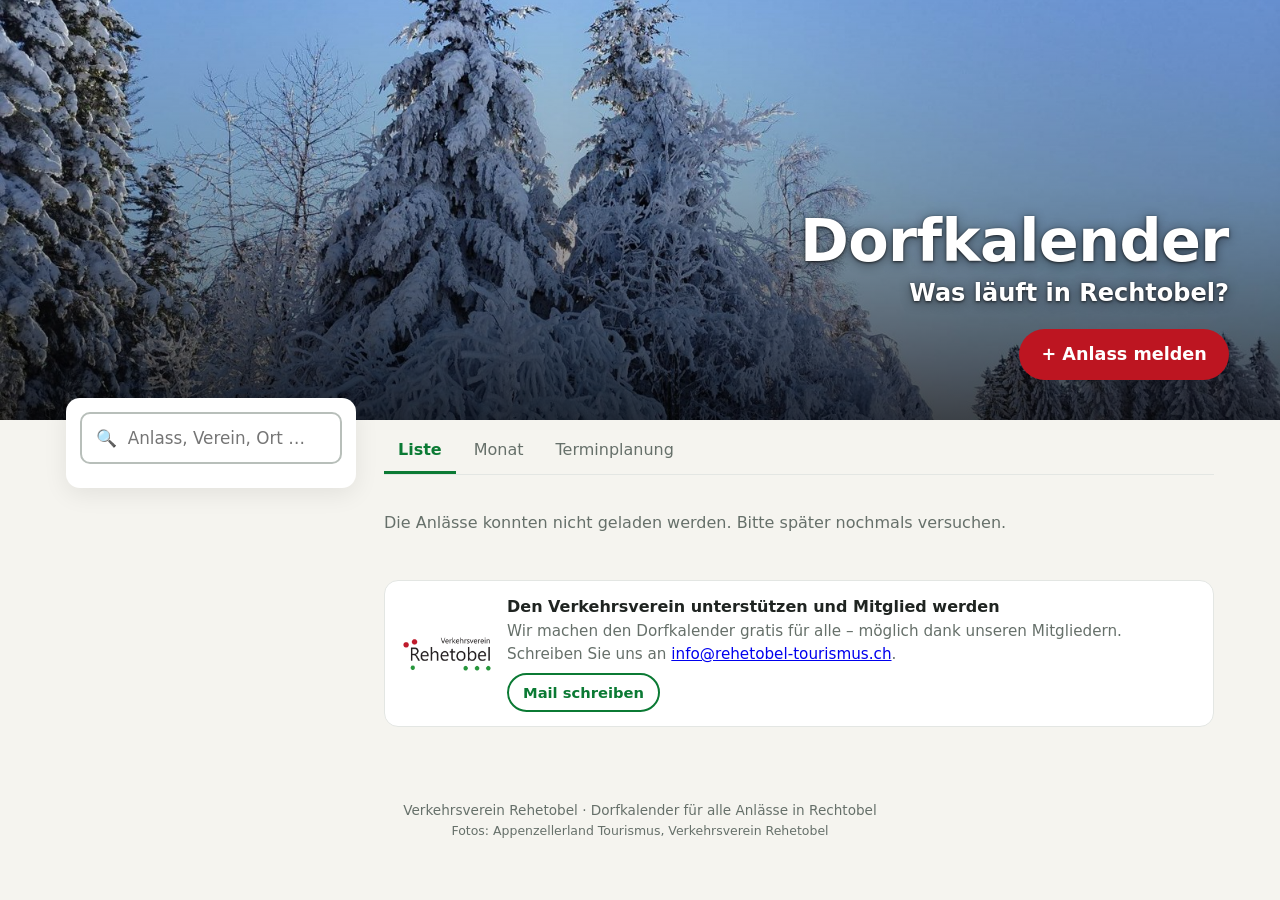
<file: index.html>
<!doctype html>
<html lang="de-CH">
<head>
  <meta charset="utf-8">
  <meta name="viewport" content="width=device-width, initial-scale=1">
  <title>Dorfkalender Rehetobel</title>
  <meta name="description" content="Was läuft in Rechtobel? Alle Anlässe im Dorf – Vereine, Gemeinde, Schule, Kirche und Gewerbe.">
  <meta name="theme-color" content="#0b7a34">
  <!-- «Dorfkalender aufs Handy»: Symbol und Name auf dem Startbildschirm -->
  <link rel="manifest" href="manifest.webmanifest">
  <link rel="icon" type="image/png" href="bilder/app/favicon-kalender-48.png">
  <link rel="apple-touch-icon" href="bilder/app/kalender-180.png">
  <meta name="apple-mobile-web-app-title" content="Dorfkalender">
  <meta name="apple-mobile-web-app-capable" content="yes">
  <meta name="mobile-web-app-capable" content="yes">
  <link rel="stylesheet" href="css/kalender.css">
  <!-- Titelbild je nach Jahreszeit, bevor die Seite gezeichnet wird (siehe js/titelbild.js) -->
  <script src="js/titelbild.js"></script>
</head>
<body>
  <header class="kopf">
    <div class="kopf-innen">
      <h1>Dorfkalender</h1>
      <p class="untertitel">Was läuft in Rechtobel?</p>
      <a class="knopf knopf-rot" href="#melden">+ Anlass melden</a>
    </div>
  </header>

  <main class="seite">
    <section class="such" aria-label="Suchen">
      <label><span class="sr">Suche</span>
        <input id="suche" type="search" placeholder="🔍  Anlass, Verein, Ort …"></label>
      <button class="kat-auf" id="kat-auf" type="button" aria-expanded="false" aria-controls="kategorien">
        <span id="kat-auf-text">Meine Auswahl</span> <span class="pfeil" aria-hidden="true">▾</span></button>
      <div class="kategorien" id="kategorien" role="group" aria-label="Kategorie"></div>
      <div class="aktiver-verein" id="aktiver-verein"></div>
    </section>

    <!-- Grosse Bildschirme: zwei Spalten – links Suche und Themen, rechts die Anlässe (9.11.2026) -->
    <div class="inhalt">
    <nav class="tabs" role="tablist" aria-label="Ansicht">
      <button role="tab" data-ansicht="liste" aria-selected="true">Liste</button>
      <button role="tab" data-ansicht="monat" aria-selected="false">Monat</button>
      <button role="tab" data-ansicht="planung" aria-selected="false">Terminplanung</button>
    </nav>

    <section id="ansicht-liste" class="ansicht"></section>
    <section id="ansicht-monat" class="ansicht" hidden></section>
    <section id="ansicht-planung" class="ansicht" hidden></section>

    <!-- Hinweis passt sich dem Handy an (js/kalender.js); auf dem Computer und in der «App» selbst ausgeblendet -->
    <div class="app-hinweis" id="app-hinweis" hidden>
      <img class="symbol" src="bilder/app/kalender-180.png" alt="">
      <div><strong>Dorfkalender aufs Handy</strong><br>
        <span class="zeile" id="app-anleitung"></span>
        <button class="knopf knopf-rand" id="app-installieren" type="button" hidden>Als App installieren</button>
        <button class="knopf knopf-rand" id="app-zeigen" type="button" hidden>Zeig mir, wie</button></div>
    </div>

    <div class="vvr-kasten">
      <img src="bilder/logo.png" alt="Verkehrsverein Rehetobel">
      <div><strong>Den Verkehrsverein unterstützen und Mitglied werden</strong><br>
        <span class="zeile">Wir machen den Dorfkalender gratis für alle – möglich dank unseren Mitgliedern.
          Schreiben Sie uns an <a href="mailto:info@rehetobel-tourismus.ch">info@rehetobel-tourismus.ch</a>.</span><br>
        <a class="knopf knopf-rand" href="mailto:info@rehetobel-tourismus.ch?subject=Mitglied%20werden">Mail schreiben</a></div>
    </div>
    </div>
  </main>

  <dialog id="detail" class="detail" aria-labelledby="detail-titel"></dialog>

  <dialog id="melden-dialog" class="detail" aria-labelledby="melden-titel">
    <div class="detail-innen">
      <div class="detail-kopf">
        <h2 id="melden-titel">Anlass melden</h2>
        <button class="zu" data-schliessen aria-label="Schliessen">×</button>
      </div>
      <p>Vereine, Gemeinde, Kirche, Schule und Gewerbe können ihre Anlässe hier über ein einfaches Formular melden.
         Der Verkehrsverein prüft jede Meldung, bevor sie im Kalender erscheint.</p>
      <p class="hinweis">Das Formular wird bald freigeschaltet.</p>
    </div>
  </dialog>

  <!-- Bilder-Anleitung fürs iPhone (Knopf «Zeig mir, wie» im Kasten «Dorfkalender aufs Handy») -->
  <dialog id="iphone-dialog" class="detail" aria-labelledby="iphone-titel">
    <div class="detail-innen">
      <div class="detail-kopf">
        <h2 id="iphone-titel">So kommt der Dorfkalender aufs iPhone</h2>
        <button class="zu" data-schliessen aria-label="Schliessen">×</button>
      </div>
      <ol class="schritte">
        <li><p>In Safari <b>unten rechts auf •••</b> tippen, dann auf <b>«Teilen»</b>.<br>
          <small>Ältere iPhones: unten direkt auf den Teilen-Knopf <b>□↑</b> tippen.</small></p>
          <img src="bilder/anleitung/iphone-1.jpg" alt="Menü mit «Teilen» zuoberst" loading="lazy" width="500" height="493"></li>
        <li><p>Auf <b>«Mehr anzeigen»</b> tippen (oder nach unten wischen).</p>
          <img src="bilder/anleitung/iphone-2.jpg" alt="Teilen-Fenster mit dem Knopf «Mehr anzeigen»" loading="lazy" width="500" height="683"></li>
        <li><p>Auf <b>«Zum Home-Bildschirm»</b> tippen.</p>
          <img src="bilder/anleitung/iphone-3.jpg" alt="Liste mit «Zum Home-Bildschirm»" loading="lazy" width="500" height="473"></li>
        <li><p>Oben rechts auf <b>«Hinzufügen»</b> tippen. Fertig – das Kalender-Symbol ist jetzt auf dem Startbildschirm.</p>
          <img src="bilder/anleitung/iphone-4.jpg" alt="Fenster «Zum Home-Bildschirm» mit dem Knopf «Hinzufügen»" loading="lazy" width="500" height="410"></li>
      </ol>
    </div>
  </dialog>

  <footer class="fuss">
    Verkehrsverein Rehetobel · Dorfkalender für alle Anlässe in Rechtobel<br>
    <span class="fotos">Fotos: Appenzellerland Tourismus, Verkehrsverein Rehetobel</span>
  </footer>

  <script src="js/config.js"></script>
  <script src="js/logos.js"></script>
  <script src="data/anlaesse.js"></script>
  <script src="js/datenquelle.js"></script>
  <script src="js/kalender.js"></script>
</body>
</html>
</file>
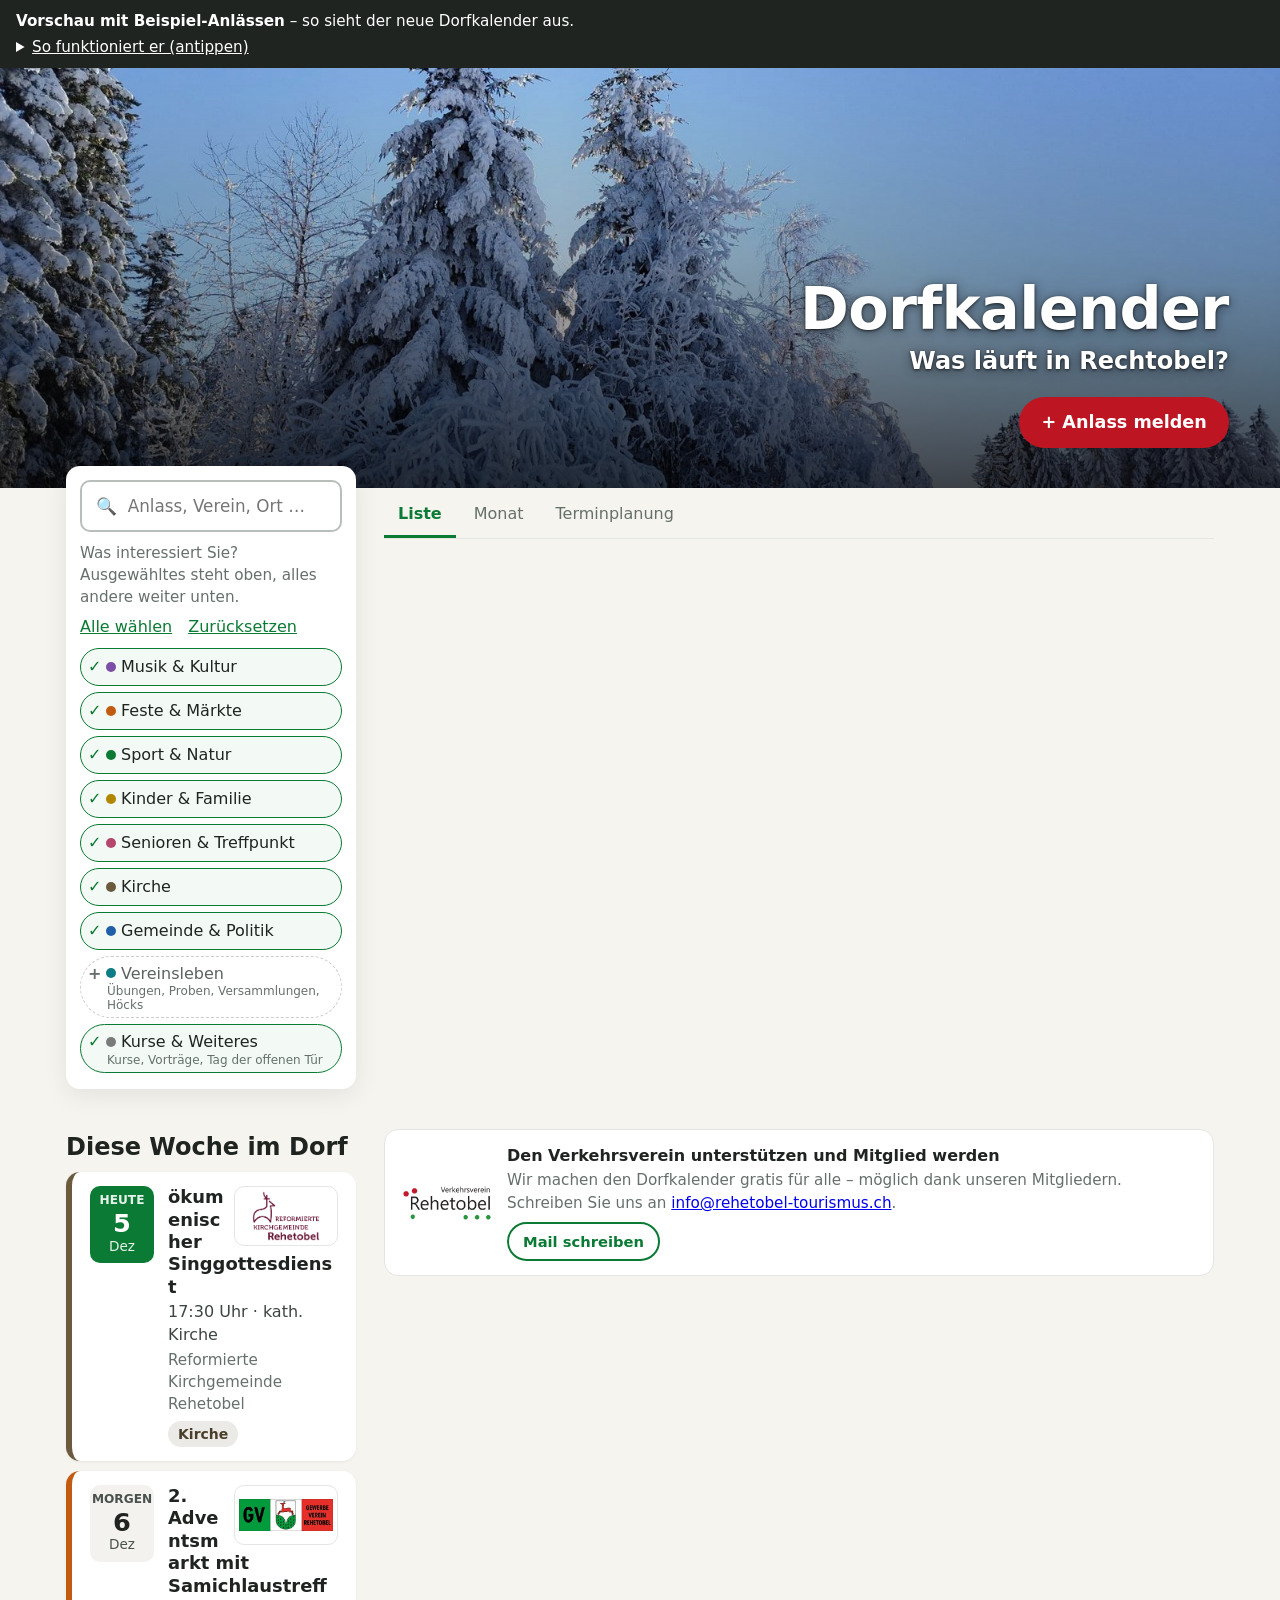
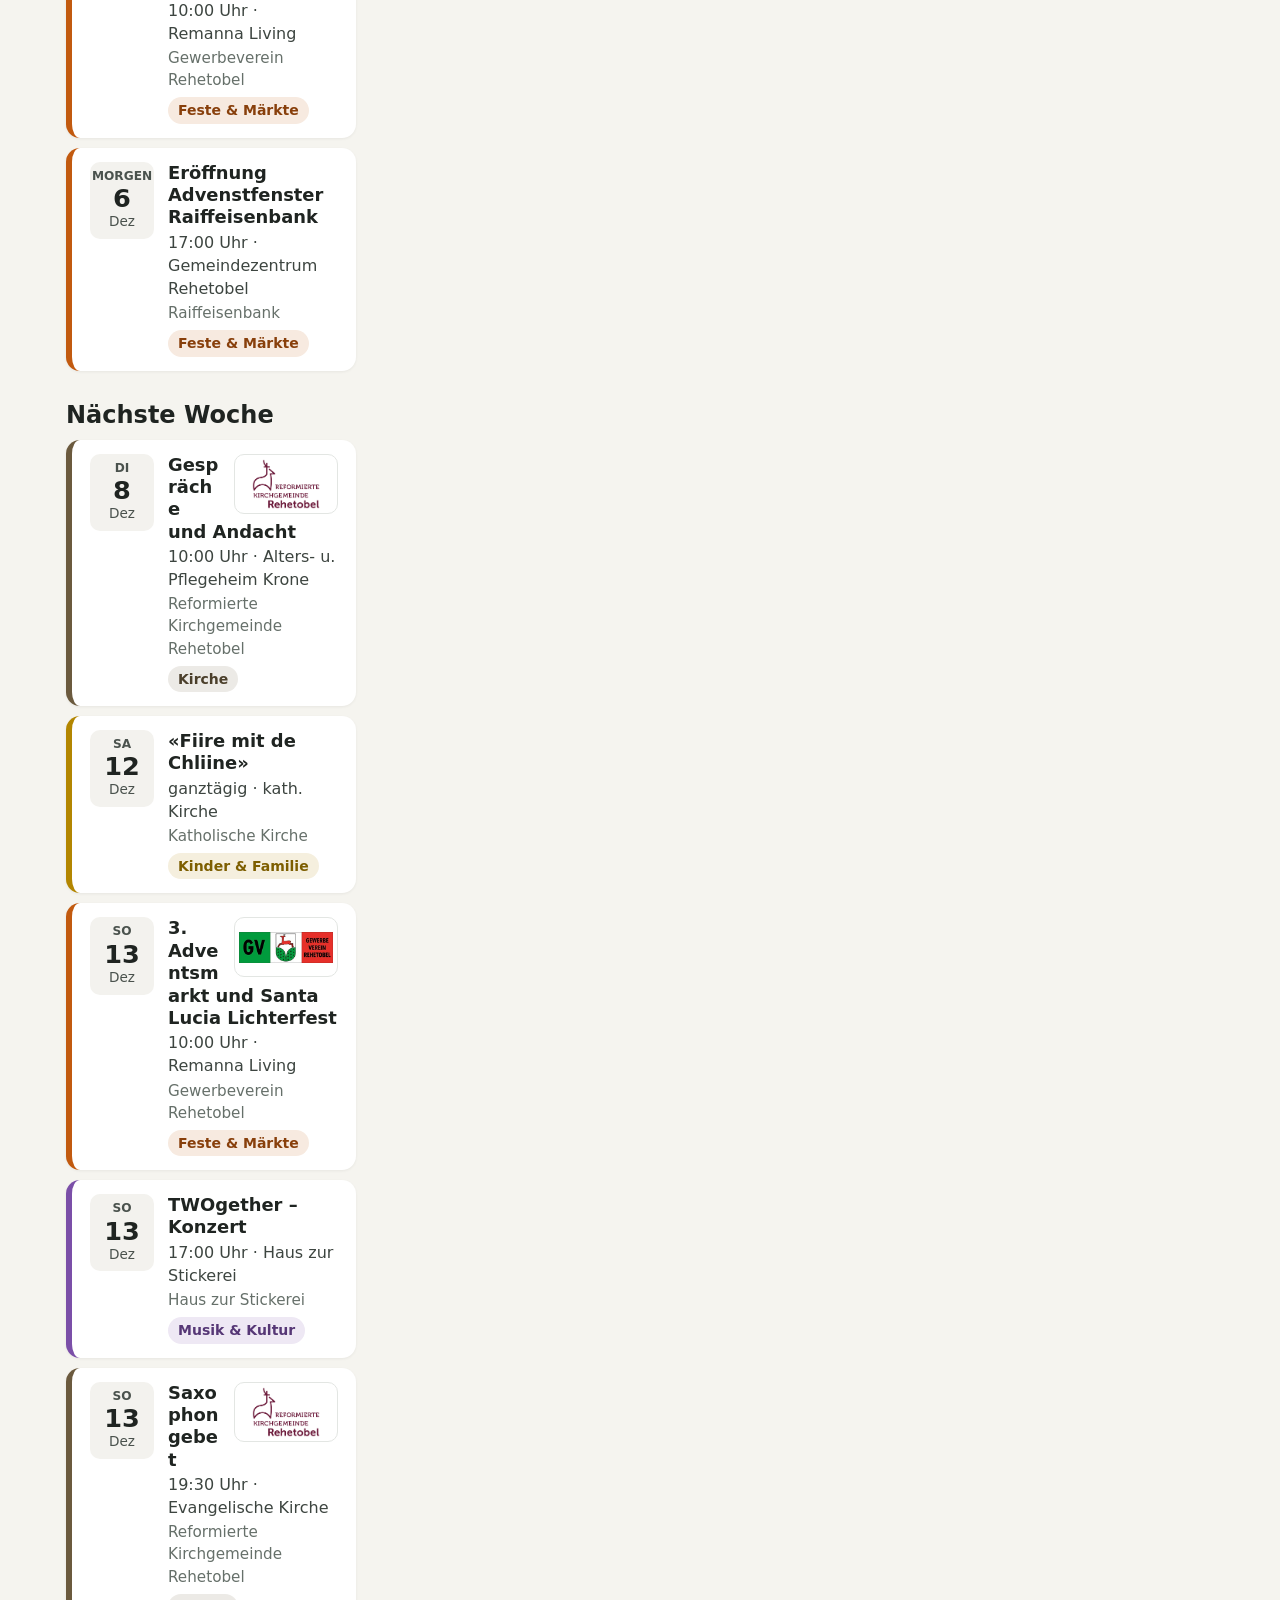
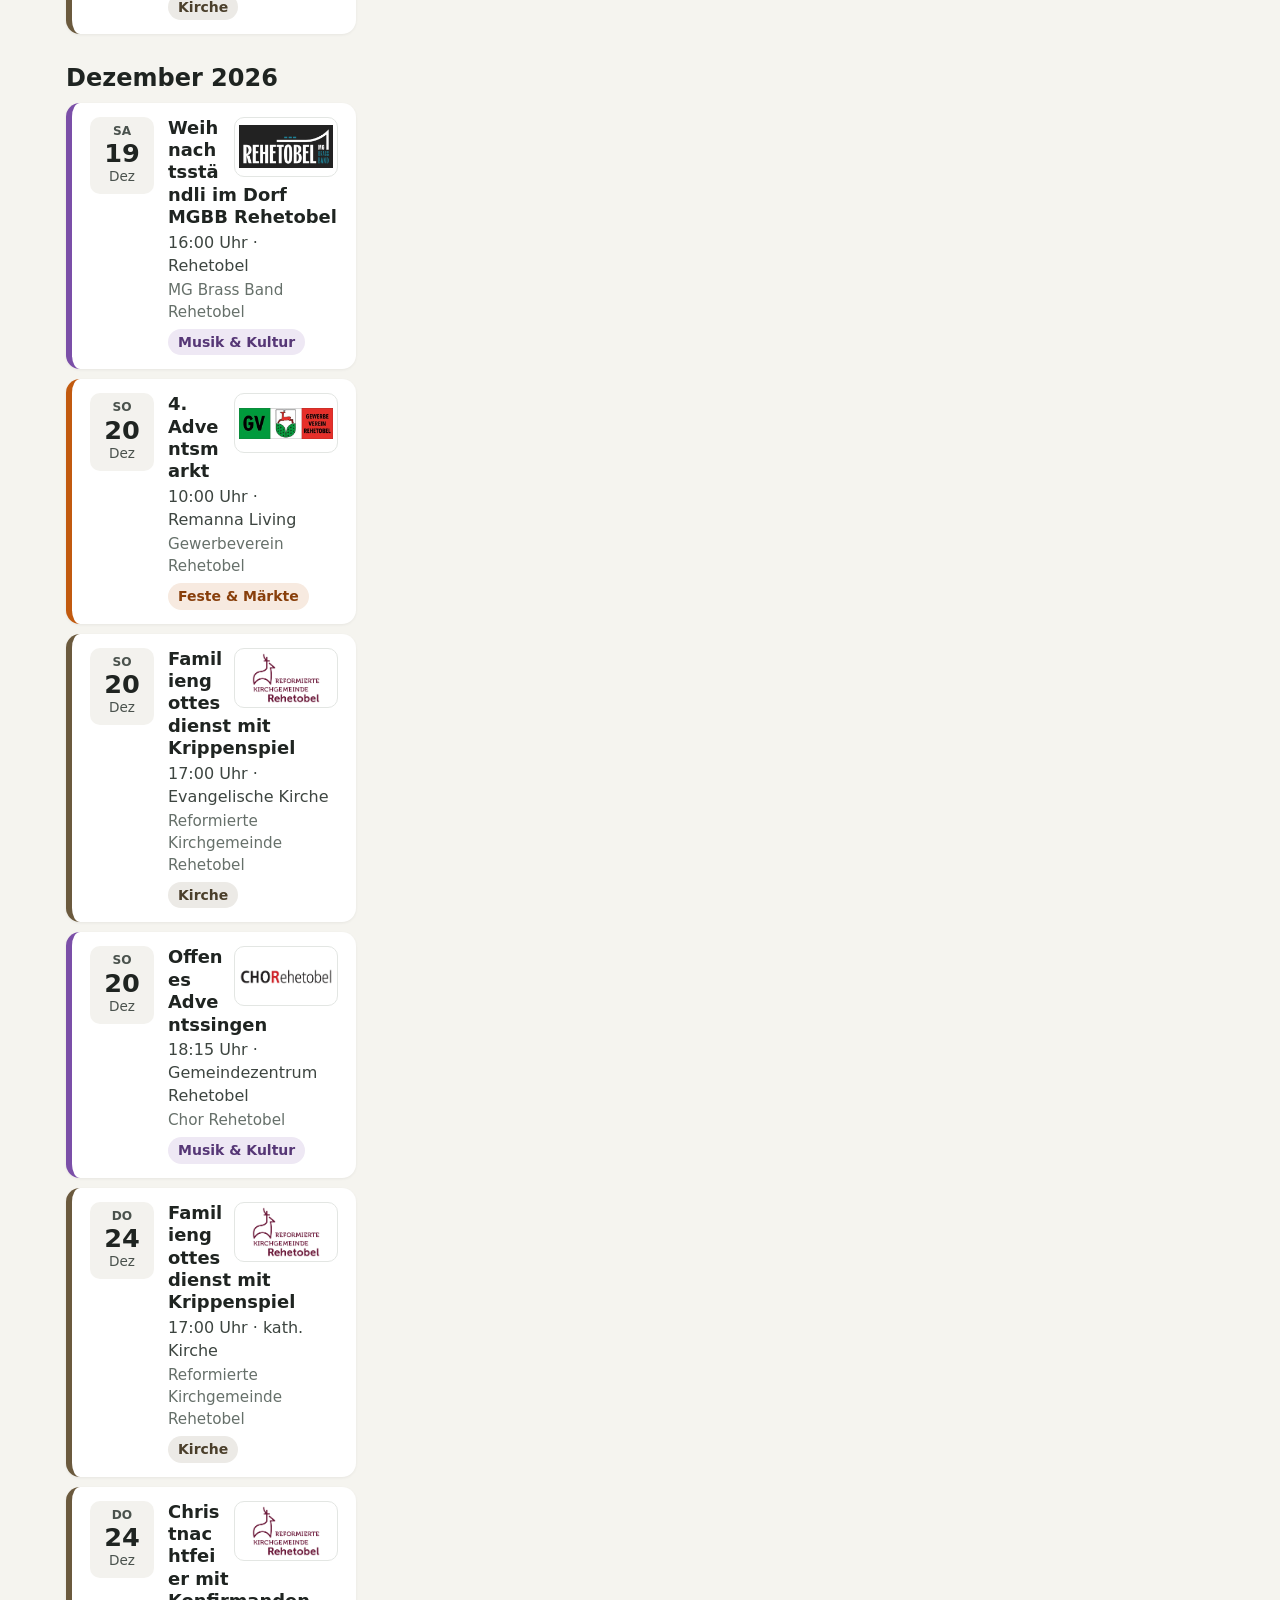
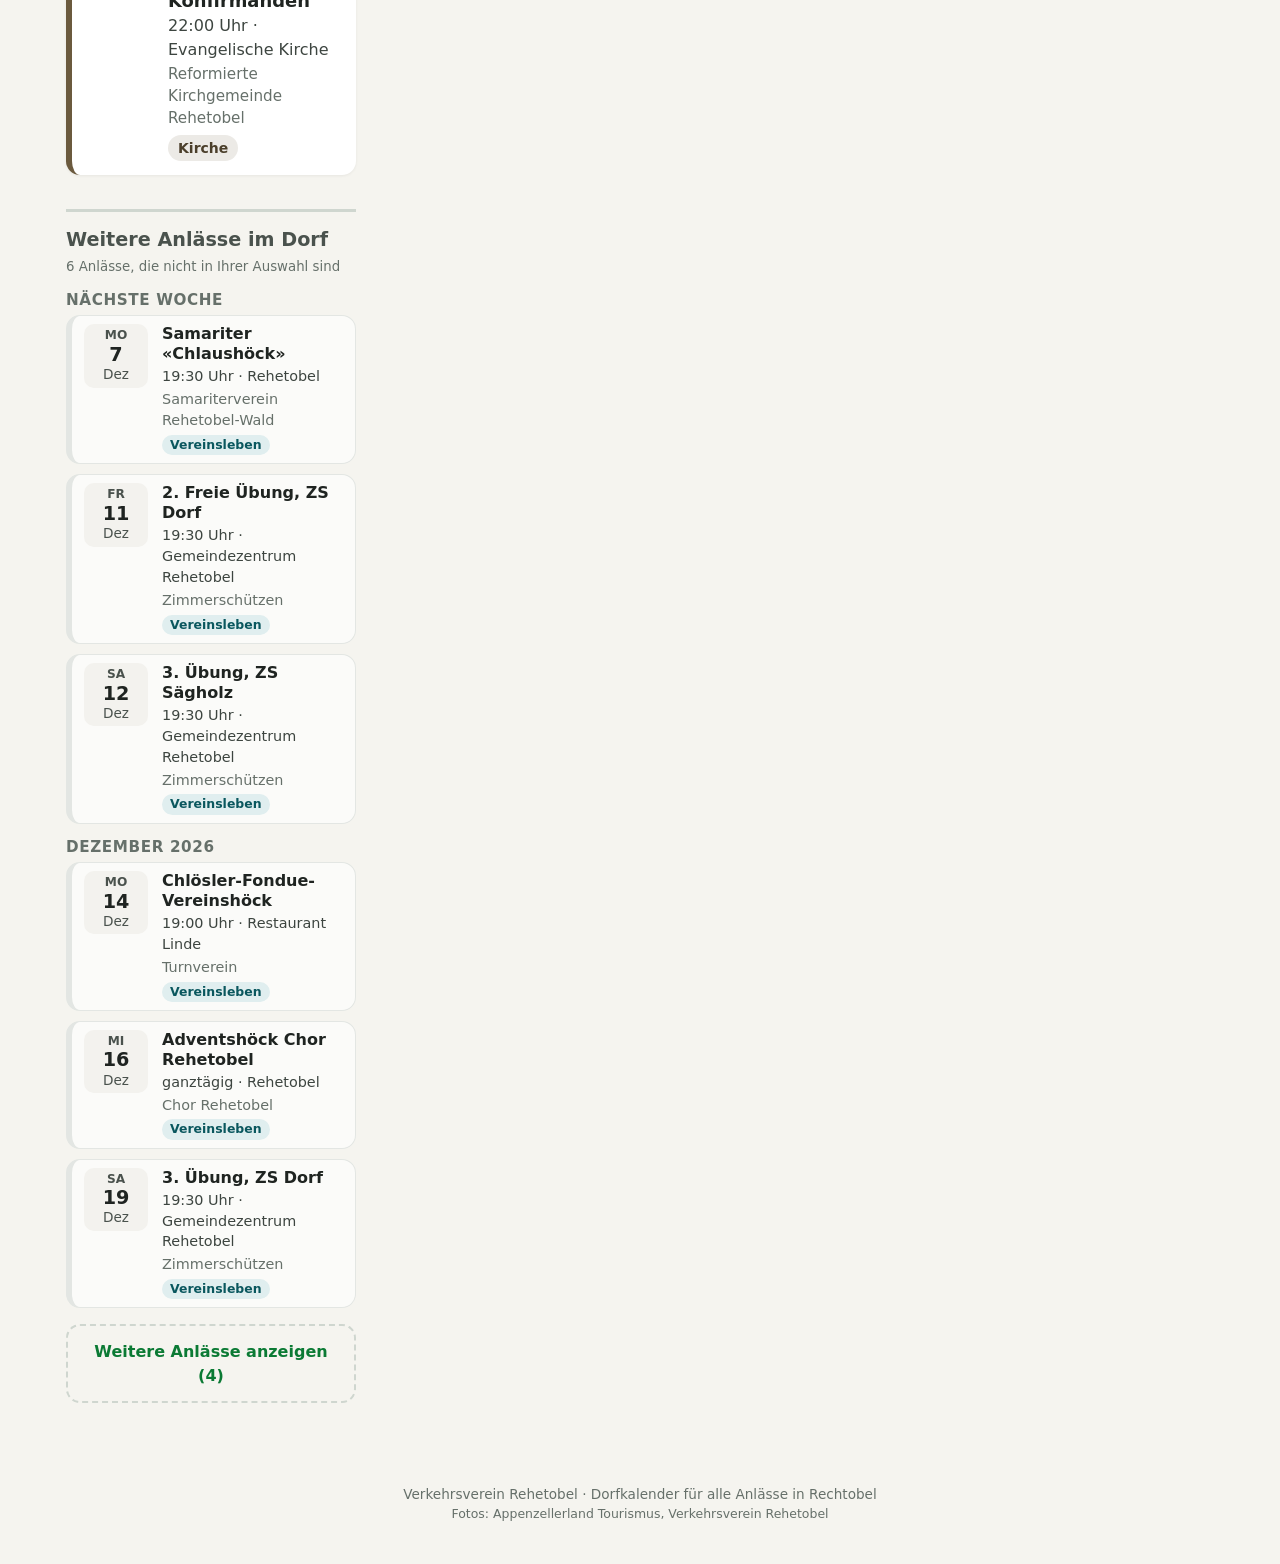
<file: vorschau/index.html>
<!doctype html>
<html lang="de-CH">
<head>
  <base href="../">
  <meta name="robots" content="noindex, nofollow">
  <meta charset="utf-8">
  <meta name="viewport" content="width=device-width, initial-scale=1">
  <title>Vorschau – Dorfkalender Rehetobel</title>
  <meta name="description" content="Was läuft in Rechtobel? Alle Anlässe im Dorf – Vereine, Gemeinde, Schule, Kirche und Gewerbe.">
  <meta name="theme-color" content="#0b7a34">
  <!-- «Dorfkalender aufs Handy»: Symbol und Name auf dem Startbildschirm -->
  <link rel="icon" type="image/png" href="bilder/app/favicon-kalender-48.png">
  <link rel="apple-touch-icon" href="bilder/app/kalender-180.png">
  <meta name="apple-mobile-web-app-title" content="Dorfkalender">
  <meta name="apple-mobile-web-app-capable" content="yes">
  <meta name="mobile-web-app-capable" content="yes">
  <link rel="stylesheet" href="css/kalender.css">
  <!-- Titelbild je nach Jahreszeit, bevor die Seite gezeichnet wird (siehe js/titelbild.js) -->
  <script src="js/titelbild.js"></script>
</head>
<body class="vorschau">
  <div class="vorschau-band">
    <strong>Vorschau mit Beispiel-Anlässen</strong> – so sieht der neue Dorfkalender aus.
    <details><summary>So funktioniert er (antippen)</summary>
      <ol>
        <li><b>Vereine melden</b> ihren Anlass über «+ Anlass melden» – mit Thema, z. B. «Musik &amp; Kultur».</li>
        <li><b>Der Verkehrsverein prüft</b> jede Meldung mit einem Tipp im Mail.</li>
        <li><b>Der Anlass erscheint</b> im Kalender. Jede und jeder wählt unter «Meine Auswahl», was sie interessiert.</li>
        <li>Fürs nächste Jahr: Meldungen werden <b>vorgemerkt</b>, an der Koordinationssitzung bereinigt und dann mit einem Knopf freigegeben.</li>
      </ol>
      <p>Ausprobieren: «Meine Auswahl» öffnen · einen Anlass antippen · «+ Anlass melden» ausfüllen (es wird nichts verschickt).</p>
    </details>
  </div>
  <header class="kopf">
    <div class="kopf-innen">
      <h1>Dorfkalender</h1>
      <p class="untertitel">Was läuft in Rechtobel?</p>
      <a class="knopf knopf-rot" href="#melden">+ Anlass melden</a>
    </div>
  </header>

  <main class="seite">
    <section class="such" aria-label="Suchen">
      <label><span class="sr">Suche</span>
        <input id="suche" type="search" placeholder="🔍  Anlass, Verein, Ort …"></label>
      <button class="kat-auf" id="kat-auf" type="button" aria-expanded="false" aria-controls="kategorien">
        <span id="kat-auf-text">Meine Auswahl</span> <span class="pfeil" aria-hidden="true">▾</span></button>
      <div class="kategorien" id="kategorien" role="group" aria-label="Kategorie"></div>
      <div class="aktiver-verein" id="aktiver-verein"></div>
    </section>

    <nav class="tabs" role="tablist" aria-label="Ansicht">
      <button role="tab" data-ansicht="liste" aria-selected="true">Liste</button>
      <button role="tab" data-ansicht="monat" aria-selected="false">Monat</button>
      <button role="tab" data-ansicht="planung" aria-selected="false">Terminplanung</button>
    </nav>

    <section id="ansicht-liste" class="ansicht"></section>
    <section id="ansicht-monat" class="ansicht" hidden></section>
    <section id="ansicht-planung" class="ansicht" hidden></section>

    <!-- Hinweis passt sich dem Handy an (js/kalender.js); auf dem Computer und in der «App» selbst ausgeblendet -->
    <div class="app-hinweis" id="app-hinweis" hidden>
      <img class="symbol" src="bilder/app/kalender-180.png" alt="">
      <div><strong>Dorfkalender aufs Handy</strong><br>
        <span class="zeile" id="app-anleitung"></span>
        <button class="knopf knopf-rand" id="app-installieren" type="button" hidden>Als App installieren</button>
        <button class="knopf knopf-rand" id="app-zeigen" type="button" hidden>Zeig mir, wie</button></div>
    </div>

    <div class="vvr-kasten">
      <img src="bilder/logo.png" alt="Verkehrsverein Rehetobel">
      <div><strong>Den Verkehrsverein unterstützen und Mitglied werden</strong><br>
        <span class="zeile">Wir machen den Dorfkalender gratis für alle – möglich dank unseren Mitgliedern.
          Schreiben Sie uns an <a href="mailto:info@rehetobel-tourismus.ch">info@rehetobel-tourismus.ch</a>.</span><br>
        <a class="knopf knopf-rand" href="mailto:info@rehetobel-tourismus.ch?subject=Mitglied%20werden">Mail schreiben</a></div>
    </div>
  </main>

  <dialog id="detail" class="detail" aria-labelledby="detail-titel"></dialog>

  <dialog id="melden-dialog" class="detail" aria-labelledby="melden-titel">
    <div class="detail-innen">
      <div class="detail-kopf">
        <h2 id="melden-titel">Anlass melden</h2>
        <button class="zu" data-schliessen aria-label="Schliessen">×</button>
      </div>
      <p>Vereine, Gemeinde, Kirche, Schule und Gewerbe können ihre Anlässe hier über ein einfaches Formular melden.
         Der Verkehrsverein prüft jede Meldung, bevor sie im Kalender erscheint.</p>
      <p class="hinweis">Das Formular wird bald freigeschaltet.</p>
    </div>
  </dialog>

  <!-- Bilder-Anleitung fürs iPhone (Knopf «Zeig mir, wie» im Kasten «Dorfkalender aufs Handy») -->
  <dialog id="iphone-dialog" class="detail" aria-labelledby="iphone-titel">
    <div class="detail-innen">
      <div class="detail-kopf">
        <h2 id="iphone-titel">So kommt der Dorfkalender aufs iPhone</h2>
        <button class="zu" data-schliessen aria-label="Schliessen">×</button>
      </div>
      <ol class="schritte">
        <li><p>In Safari <b>unten rechts auf •••</b> tippen, dann auf <b>«Teilen»</b>.<br>
          <small>Ältere iPhones: unten direkt auf den Teilen-Knopf <b>□↑</b> tippen.</small></p>
          <img src="bilder/anleitung/iphone-1.jpg" alt="Menü mit «Teilen» zuoberst" loading="lazy" width="500" height="493"></li>
        <li><p>Auf <b>«Mehr anzeigen»</b> tippen (oder nach unten wischen).</p>
          <img src="bilder/anleitung/iphone-2.jpg" alt="Teilen-Fenster mit dem Knopf «Mehr anzeigen»" loading="lazy" width="500" height="683"></li>
        <li><p>Auf <b>«Zum Home-Bildschirm»</b> tippen.</p>
          <img src="bilder/anleitung/iphone-3.jpg" alt="Liste mit «Zum Home-Bildschirm»" loading="lazy" width="500" height="473"></li>
        <li><p>Oben rechts auf <b>«Hinzufügen»</b> tippen. Fertig – das Kalender-Symbol ist jetzt auf dem Startbildschirm.</p>
          <img src="bilder/anleitung/iphone-4.jpg" alt="Fenster «Zum Home-Bildschirm» mit dem Knopf «Hinzufügen»" loading="lazy" width="500" height="410"></li>
      </ol>
    </div>
  </dialog>

  <footer class="fuss">
    Verkehrsverein Rehetobel · Dorfkalender für alle Anlässe in Rechtobel<br>
    <span class="fotos">Fotos: Appenzellerland Tourismus, Verkehrsverein Rehetobel</span>
  </footer>

  <script src="js/config.js"></script>
  <script>
    // Vorschau: Beispiel-Anlässe statt Google-Tabelle, «Anlass melden» führt zum Probe-Formular (verschickt nichts)
    window.KALENDER_CONFIG.tabelleCsvUrl = "";
    document.addEventListener("click", (e) => {
      if (e.target.closest("a[href='#melden']")) { e.preventDefault(); e.stopImmediatePropagation(); location.href = "vorschau/melden.html"; }
    }, true);
  </script>
  <script src="js/logos.js"></script>
  <script src="vorschau/js/beispiel.js"></script>
  <script src="js/datenquelle.js"></script>
  <script src="js/kalender.js"></script>
</body>
</html>
</file>
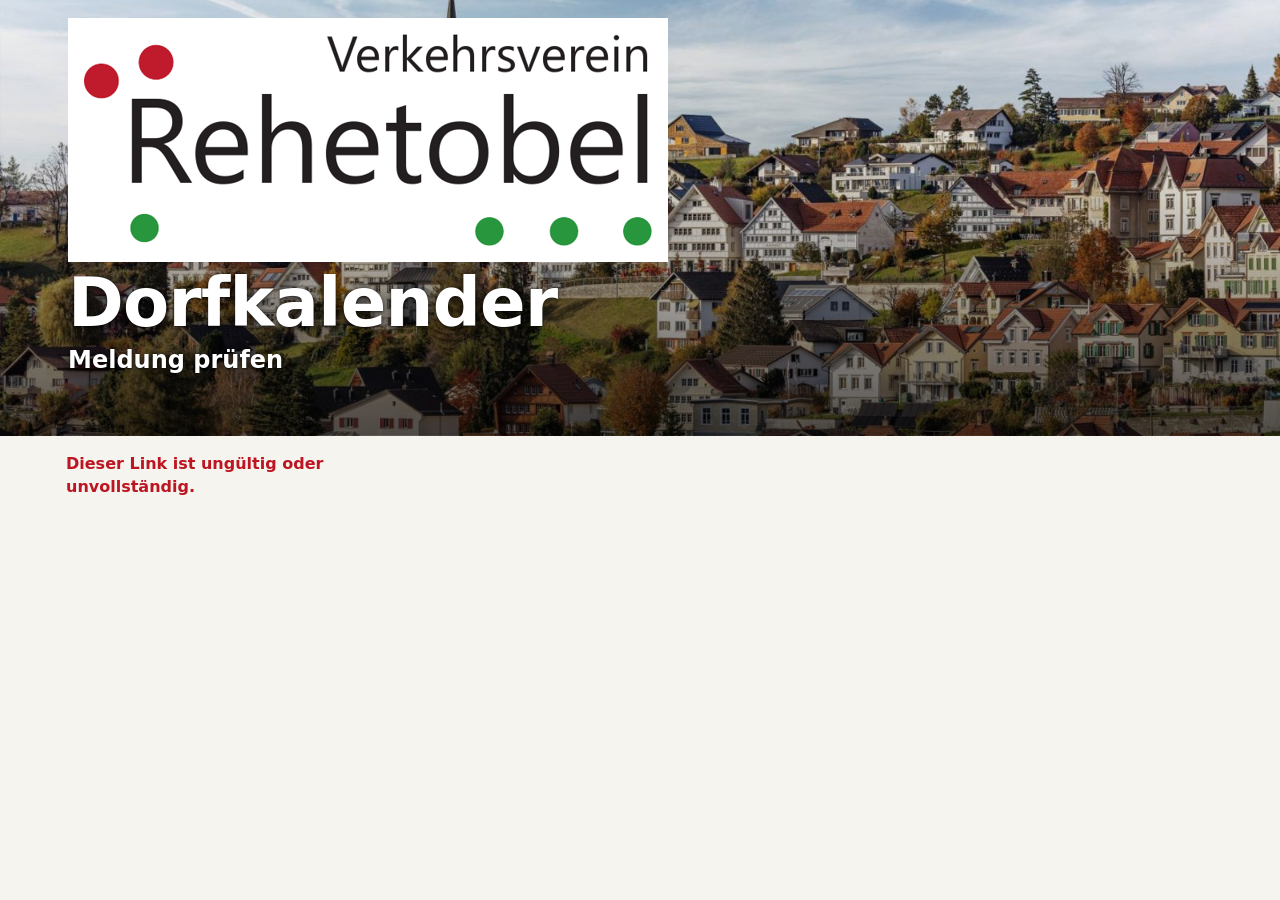
<file: entscheid.html>
<!doctype html>
<html lang="de-CH">
<head>
  <meta charset="utf-8">
  <meta name="viewport" content="width=device-width, initial-scale=1">
  <meta name="robots" content="noindex">
  <title>Dorfkalender – Meldung prüfen</title>
  <link rel="stylesheet" href="css/kalender.css">
  <style>
    .karte-pruefen { background: #fff; border: 1px solid var(--linie); border-radius: var(--radius); padding: 14px 16px; margin: 12px 0; }
    .karte-pruefen pre { font: inherit; white-space: pre-wrap; margin: 0; }
    .ok { color: var(--gruen-dunkel); font-weight: 700; font-size: 1.2rem; }
    .fehler { color: var(--akzent); font-weight: 600; }
    .knopf-gruen { background: var(--gruen); color: #fff; }
    .klein { font-size: .9rem; color: var(--text-leise); }
  </style>
</head>
<body>
  <header class="kopf">
    <div class="kopf-innen">
      <div class="marke">
        <img class="logo" src="bilder/logo.png" alt="Verkehrsverein Rehetobel">
        <div>
          <h1>Dorfkalender</h1>
          <p class="untertitel">Meldung prüfen</p>
        </div>
      </div>
    </div>
  </header>

  <main class="seite" id="inhalt">
    <p>Einen Moment …</p>
  </main>

  <script>
    // Leitet den Entscheid aus dem Prüf-Mail an das Google-Programm weiter – ohne Google-Anmeldung.
    // So funktionieren die Knöpfe auch in der Gmail-App und wenn man mit einem anderen Google-Konto angemeldet ist.
    (function () {
      "use strict";
      const API = "https://script.google.com/macros/s/AKfycbzuNZ27F1NhpYGpJ4i1sGFxalk1lCvedJ943s-_EhoT6aOph1VdG5FNRp30H94sS6ykEQ/exec";
      const q = new URLSearchParams(location.search);
      const a = q.get("a"), id = q.get("id"), t = q.get("t");
      const inhalt = document.getElementById("inhalt");
      const esc = (s) => String(s ?? "").replace(/[&<>"']/g, (c) =>
        ({ "&": "&amp;", "<": "&lt;", ">": "&gt;", '"': "&quot;", "'": "&#39;" }[c]));

      async function rufe(api, extra) {
        const werte = Object.assign({ api, id, t }, extra || {});
        Object.keys(werte).forEach((k) => { if (werte[k] == null) delete werte[k]; });
        const url = API + "?" + new URLSearchParams(werte);
        const antwort = await fetch(url, { credentials: "omit", cache: "no-store" });
        if (!antwort.ok) throw new Error("Server antwortet nicht (" + antwort.status + ")");
        return antwort.json();
      }
      const fehler = (text) => { inhalt.innerHTML = `<p class="fehler">${esc(text)}</p>`; };
      const andererLink = (wert, text) =>
        `<p class="klein"><a href="?a=${wert}&id=${encodeURIComponent(id)}&t=${encodeURIComponent(t)}">${text}</a></p>`;

      // Nach der Koordinationssitzung: ein Jahr freigeben (Link aus dem Mail «… freigeben»)
      async function freigabe() {
        const jahr = q.get("jahr");
        let info;
        try { info = await rufe("freiinfo", { jahr }); } catch (e) { return fehler("Fehler: " + e.message); }
        if (!info.ok) return fehler(info.text);
        if (info.schon) {
          inhalt.innerHTML = `<h2>Jahr ${esc(jahr)} freigeben</h2><p class="ok">✓ ${esc(jahr)} ist bereits freigegeben.</p>
            <p>Alle Anlässe ${esc(jahr)} sind im <a href="./">Dorfkalender</a> öffentlich.</p>`;
          return;
        }
        inhalt.innerHTML = `<h2>Jahr ${esc(jahr)} freigeben</h2>
          <div class="karte-pruefen"><p><strong>${info.anzahl}</strong> vorgemerkte Anlässe für ${esc(jahr)} werden öffentlich.
          Danach kommen Meldungen für ${esc(jahr)} direkt in den Dorfkalender.</p>
          <p class="klein">Vorher prüfen: Sind die an der Koordinationssitzung verschobenen Daten in der Tabelle angepasst?</p></div>
          <button id="freigeben" class="knopf knopf-gruen">${esc(jahr)} jetzt freigeben</button>
          <div id="ergebnis"></div>`;
        document.getElementById("freigeben").addEventListener("click", async (ev) => {
          ev.target.disabled = true;
          const el = document.getElementById("ergebnis");
          el.innerHTML = "<p>Einen Moment …</p>";
          try {
            const r = await rufe("freigeben", { jahr });
            el.innerHTML = r.ok ? `<p class="ok">✓ ${esc(jahr)} ist freigegeben.</p><p>${esc(r.text)}</p>` : `<p class="fehler">${esc(r.text)}</p>`;
          } catch (e) { el.innerHTML = `<p class="fehler">Fehler: ${esc(e.message)}</p>`; }
        });
      }

      async function start() {
        if (q.get("aktion") === "freigeben") return freigabe();
        if (!id || !t || (a !== "ja" && a !== "nein")) return fehler("Dieser Link ist ungültig oder unvollständig.");
        let info;
        try { info = await rufe("info"); } catch (e) { return fehler("Fehler: " + e.message); }
        if (!info.ok) return fehler(info.text);
        const karte = `<div class="karte-pruefen"><pre>${esc(info.angaben)}</pre>
          ${info.status ? `<p class="klein">Bisher: ${esc(info.status)}</p>` : ""}</div>`;

        const titel = a === "nein" ? "Anlass ablehnen" : info.art === "planung" ? "Anlass vormerken (Jahresplanung)" : "Anlass annehmen";
        const anders = a === "ja" ? andererLink("nein", "Doch ablehnen") : andererLink("ja", "Doch annehmen");
        inhalt.innerHTML = `<h2>${titel}</h2>${karte}<div id="ergebnis"><p>Einen Moment …</p></div>${anders}`;
        entscheide(a);
      }

      async function entscheide(wert) {
        const el = document.getElementById("ergebnis");
        el.innerHTML = "<p>Einen Moment …</p>";
        try {
          const r = await rufe(wert);
          if (!r.ok) { el.innerHTML = `<p class="fehler">${esc(r.text)}</p>`; return; }
          el.innerHTML = r.art === "vorgemerkt"
            ? `<p class="ok">✓ Vorgemerkt.</p><p>${esc(r.text)}</p><p>Der Anlass ist jetzt im Planungskalender sichtbar, öffentlich erst nach der Freigabe.</p>`
            : r.art === "oeffentlich"
            ? `<p class="ok">✓ Angenommen.</p><p>${esc(r.text)}</p><p>Der Anlass erscheint in ein paar Minuten im <a href="./">Dorfkalender</a>.</p>`
            : `<p class="ok">✓ Abgelehnt.</p><p>${esc(r.text)}</p>`;
        } catch (e) {
          el.innerHTML = `<p class="fehler">Fehler: ${esc(e.message)}</p>`;
        }
      }

      start();
    })();
  </script>
</body>
</html>
</file>
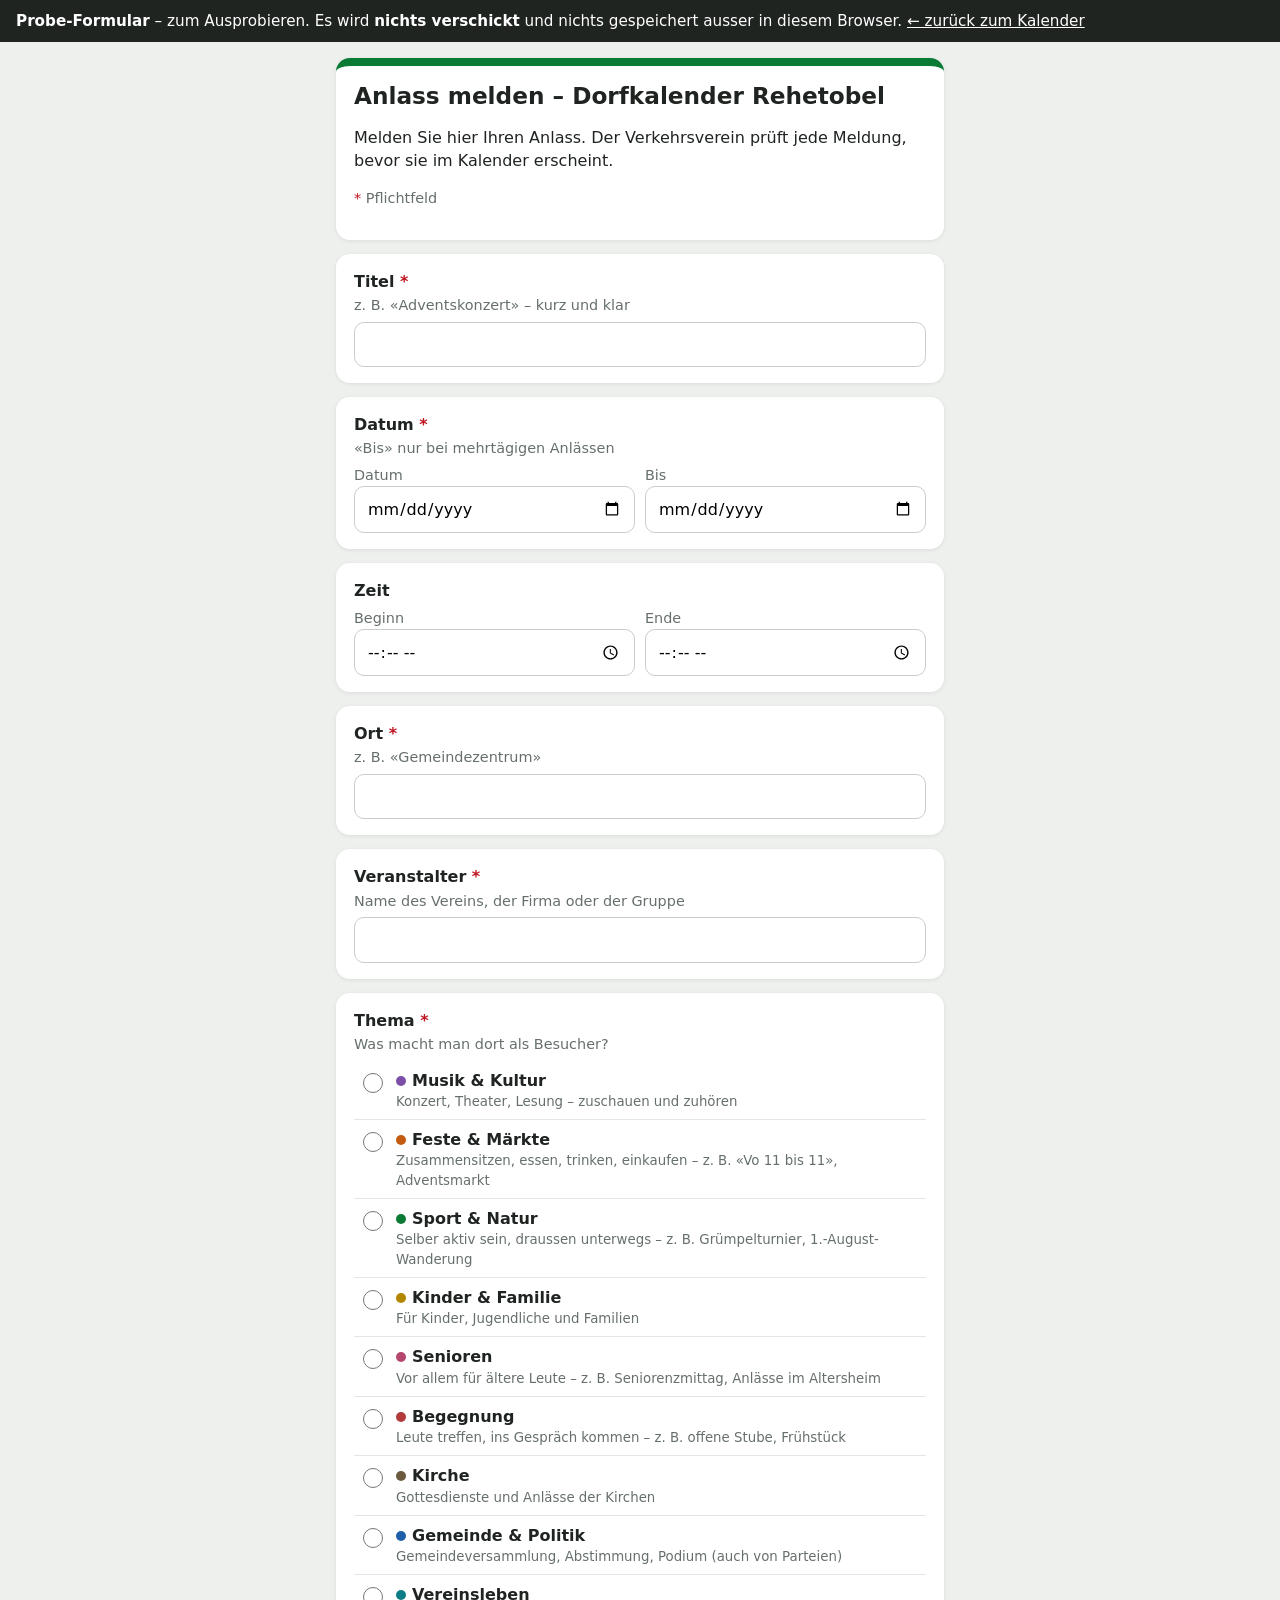
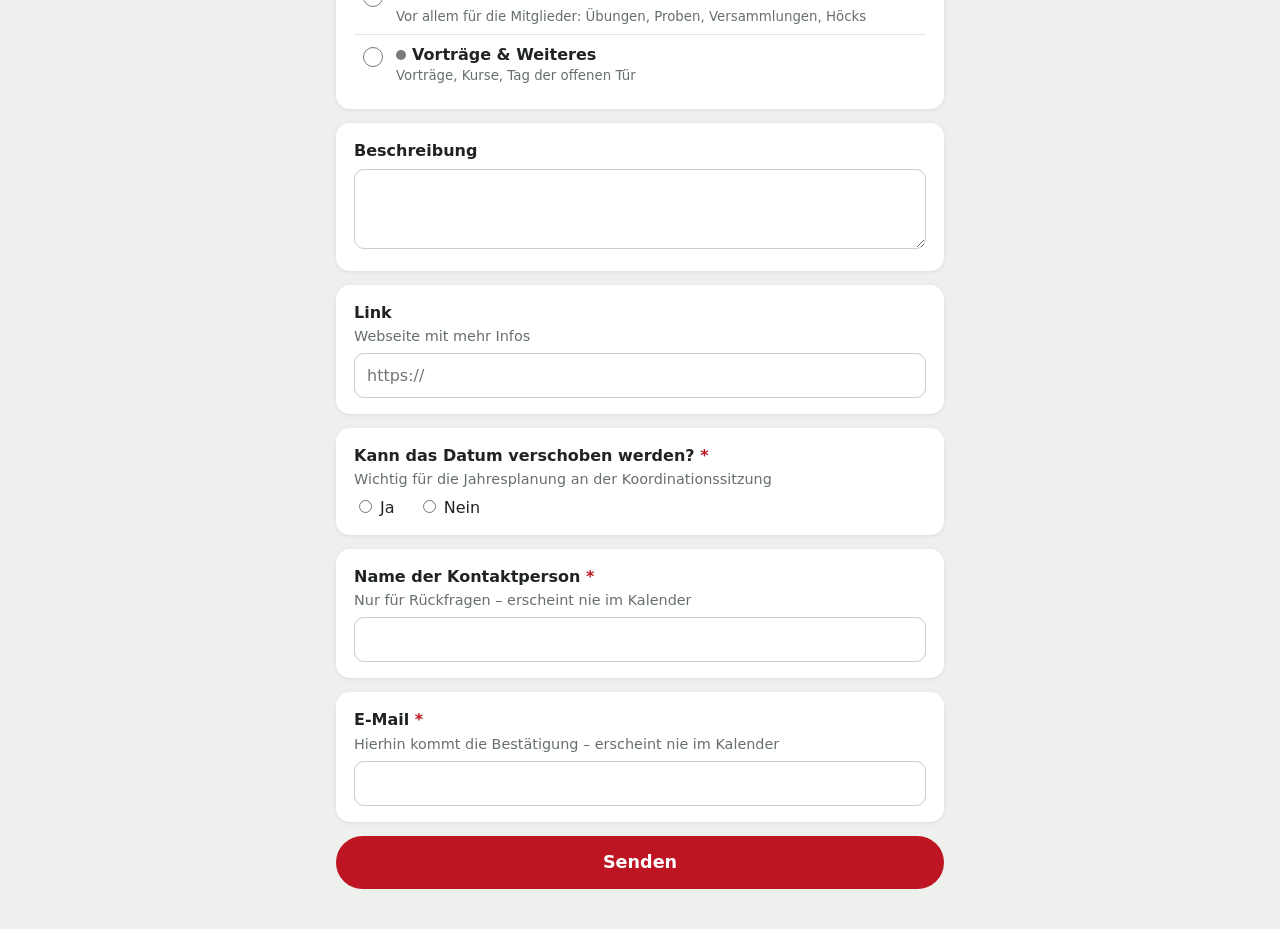
<file: vorschau/melden.html>
<!doctype html>
<html lang="de-CH">
<head>
  <meta charset="utf-8">
  <meta name="viewport" content="width=device-width, initial-scale=1">
  <meta name="robots" content="noindex, nofollow">
  <title>Anlass melden (Probe) – Dorfkalender Rehetobel</title>
  <link rel="icon" type="image/png" href="../bilder/app/favicon-kalender-48.png">
  <link rel="stylesheet" href="../css/kalender.css">
  <style>
    body { background: #eef0ee; }
    .formular { max-width: 640px; margin: 0 auto; padding: 16px 16px 40px; }
    .karte-weiss { background: #fff; border-radius: var(--radius); padding: 16px 18px; margin: 0 0 14px; box-shadow: 0 1px 4px rgba(0,0,0,.08); }
    .karte-weiss.kopfkarte { border-top: 8px solid var(--gruen); }
    h1 { font-size: 1.45rem; margin: 0 0 6px; }
    label.feld { display: block; font-weight: 700; margin: 0 0 6px; }
    .stern { color: var(--rot); }
    .hilfe { display: block; font-weight: 400; color: var(--leise); font-size: .9rem; margin-top: 2px; }
    input[type=text], input[type=date], input[type=time], input[type=email], input[type=url], textarea {
      width: 100%; box-sizing: border-box; font: inherit; font-size: 1rem; padding: 10px 12px; border: 1px solid #c8cec9; border-radius: 10px; background: #fff; }
    textarea { min-height: 80px; }
    .zwei { display: grid; grid-template-columns: 1fr 1fr; gap: 10px; }
    .zwei label { font-weight: 400; color: var(--leise); font-size: .9rem; }
    .themen label { display: flex; gap: 10px; align-items: flex-start; padding: 8px 4px; border-bottom: 1px solid var(--linie); cursor: pointer; }
    .themen label:last-child { border-bottom: 0; }
    .themen input { margin-top: 4px; width: 20px; height: 20px; flex: none; accent-color: var(--gruen); }
    .themen small { display: block; color: var(--leise); }
    .punkt-farbe { display: inline-block; width: 10px; height: 10px; border-radius: 50%; margin-right: 6px; }
    .janein label { margin-right: 18px; }
    .senden { width: 100%; justify-content: center; font-size: 1.1rem; padding: 14px; }
    .mail { background: #fff; border-radius: 12px; border: 1px solid #ddd; overflow: hidden; margin: 10px 0; }
    .mail .mk { background: #f5f5f5; border-bottom: 1px solid #ddd; padding: 8px 12px; font-size: .88rem; color: #444; }
    .mail .mi { padding: 12px 14px; font-size: .95rem; }
    .warnung { background: #fff4e5; border-radius: 8px; padding: 8px 12px; }
    .schritte-weiter li { margin-bottom: 8px; }
    [hidden] { display: none !important; }
  </style>
</head>
<body>
  <div class="vorschau-band"><strong>Probe-Formular</strong> – zum Ausprobieren. Es wird <b>nichts verschickt</b> und nichts gespeichert ausser in diesem Browser.
    <a href="./" style="color:#fff">← zurück zum Kalender</a></div>

  <main class="formular">
    <form id="form" novalidate>
      <div class="karte-weiss kopfkarte">
        <h1>Anlass melden – Dorfkalender Rehetobel</h1>
        <p>Melden Sie hier Ihren Anlass. Der Verkehrsverein prüft jede Meldung, bevor sie im Kalender erscheint.</p>
        <p class="hinweis"><span class="stern">*</span> Pflichtfeld</p>
      </div>

      <div class="karte-weiss"><label class="feld" for="titel">Titel <span class="stern">*</span>
        <span class="hilfe">z. B. «Adventskonzert» – kurz und klar</span></label>
        <input type="text" id="titel" required maxlength="80"></div>

      <div class="karte-weiss"><label class="feld">Datum <span class="stern">*</span>
        <span class="hilfe">«Bis» nur bei mehrtägigen Anlässen</span></label>
        <div class="zwei"><label>Datum<br><input type="date" id="datum" required></label>
          <label>Bis<br><input type="date" id="bis"></label></div></div>

      <div class="karte-weiss"><label class="feld">Zeit</label>
        <div class="zwei"><label>Beginn<br><input type="time" id="zeit"></label>
          <label>Ende<br><input type="time" id="zeitBis"></label></div></div>

      <div class="karte-weiss"><label class="feld" for="ort">Ort <span class="stern">*</span>
        <span class="hilfe">z. B. «Gemeindezentrum»</span></label>
        <input type="text" id="ort" required></div>

      <div class="karte-weiss"><label class="feld" for="veranstalter">Veranstalter <span class="stern">*</span>
        <span class="hilfe">Name des Vereins, der Firma oder der Gruppe</span></label>
        <input type="text" id="veranstalter" required></div>

      <div class="karte-weiss"><label class="feld">Thema <span class="stern">*</span>
        <span class="hilfe">Was macht man dort als Besucher?</span></label>
        <div class="themen" id="themen"></div></div>

      <div class="karte-weiss"><label class="feld" for="beschreibung">Beschreibung</label>
        <textarea id="beschreibung"></textarea></div>

      <div class="karte-weiss"><label class="feld" for="link">Link <span class="hilfe">Webseite mit mehr Infos</span></label>
        <input type="url" id="link" placeholder="https://"></div>

      <div class="karte-weiss"><label class="feld">Kann das Datum verschoben werden? <span class="stern">*</span>
        <span class="hilfe">Wichtig für die Jahresplanung an der Koordinationssitzung</span></label>
        <div class="janein"><label><input type="radio" name="verschiebbar" value="Ja" required> Ja</label>
          <label><input type="radio" name="verschiebbar" value="Nein"> Nein</label></div></div>

      <div class="karte-weiss"><label class="feld" for="kontakt">Name der Kontaktperson <span class="stern">*</span>
        <span class="hilfe">Nur für Rückfragen – erscheint nie im Kalender</span></label>
        <input type="text" id="kontakt" required autocomplete="off"></div>

      <div class="karte-weiss"><label class="feld" for="mail">E-Mail <span class="stern">*</span>
        <span class="hilfe">Hierhin kommt die Bestätigung – erscheint nie im Kalender</span></label>
        <input type="email" id="mail" required autocomplete="off"></div>

      <p id="fehler" class="warnung" hidden></p>
      <button class="knopf knopf-rot senden" type="submit">Senden</button>
    </form>

    <section id="danke" hidden>
      <div class="karte-weiss kopfkarte">
        <h1>Danke – so geht es weiter</h1>
        <ol class="schritte-weiter">
          <li><b>Sofort:</b> Der Verein bekommt eine Bestätigung per Mail (Beispiel unten).</li>
          <li><b>Der Verkehrsverein prüft</b> die Meldung – mit einem Tipp auf «Annehmen» im Mail.</li>
          <li><b>Danach erscheint der Anlass im Kalender</b>, und der Verein bekommt ein zweites Mail.</li>
        </ol>
        <p>In dieser Vorschau ist Ihr Probe-Anlass <b>schon jetzt</b> im Kalender zu sehen (in Wirklichkeit erst nach der Prüfung).</p>
        <a class="knopf knopf-rot" href="./">Zum Kalender</a>
      </div>
      <div class="karte-weiss">
        <h2 style="margin:0 0 6px;font-size:1.1rem">Beispiel: Bestätigung an den Verein</h2>
        <div class="mail"><div class="mk"><b>Betreff:</b> <span id="m-betreff"></span></div>
          <div class="mi" id="m-inhalt"></div></div>
      </div>
      <p><button class="knopf-link" id="loeschen" type="button">Meine Probe-Anlässe wieder löschen</button></p>
    </section>
  </main>

  <script src="js/beispiel.js"></script>
  <script>
  (function () {
    "use strict";
    const THEMEN = [
      ["Musik & Kultur", "Konzert, Theater, Lesung – zuschauen und zuhören", "#7b4fa8"],
      ["Feste & Märkte", "Zusammensitzen, essen, trinken, einkaufen – z. B. «Vo 11 bis 11», Adventsmarkt", "#c25a0f"],
      ["Sport & Natur", "Selber aktiv sein, draussen unterwegs – z. B. Grümpelturnier, 1.-August-Wanderung", "#0b7a34"],
      ["Kinder & Familie", "Für Kinder, Jugendliche und Familien", "#b38600"],
      ["Senioren", "Vor allem für ältere Leute – z. B. Seniorenzmittag, Anlässe im Altersheim", "#b5466e"],
      ["Begegnung", "Leute treffen, ins Gespräch kommen – z. B. offene Stube, Frühstück", "#b23a3a"],
      ["Kirche", "Gottesdienste und Anlässe der Kirchen", "#6b5a3e"],
      ["Gemeinde & Politik", "Gemeindeversammlung, Abstimmung, Podium (auch von Parteien)", "#1f5fa8"],
      ["Vereinsleben", "Vor allem für die Mitglieder: Übungen, Proben, Versammlungen, Höcks", "#0e7c86"],
      ["Vorträge & Weiteres", "Vorträge, Kurse, Tag der offenen Tür", "#7a7a7a"],
    ];
    const HAUPT_ARTEN = ["Musik & Kultur", "Feste & Märkte", "Sport & Natur"];
    const esc = (s) => String(s || "").replace(/[&<>"']/g, (c) => ({ "&": "&amp;", "<": "&lt;", ">": "&gt;", '"': "&quot;", "'": "&#39;" }[c]));
    const $ = (id) => document.getElementById(id);

    $("themen").innerHTML = THEMEN.map(([n, h, f]) =>
      `<label><input type="radio" name="thema" value="${esc(n)}" required><span><b><span class="punkt-farbe" style="background:${f}"></span>${esc(n)}</b><small>${esc(h)}</small></span></label>`).join("");

    const lies = () => { try { return JSON.parse(localStorage.getItem("dorfkalender-probe") || "[]"); } catch (e) { return []; } };
    const schreib = (l) => { try { localStorage.setItem("dorfkalender-probe", JSON.stringify(l)); } catch (e) { /* ohne Speicher */ } };
    const datumCH = (iso) => iso ? iso.split("-").reverse().join(".") : "";

    $("form").addEventListener("submit", (e) => {
      e.preventDefault();
      const f = e.target;
      if (!f.checkValidity()) {
        const erstes = f.querySelector(":invalid");
        $("fehler").textContent = "Bitte alle Pflichtfelder (*) ausfüllen" + (erstes && erstes.type === "email" ? " – und eine gültige E-Mail-Adresse angeben." : ".");
        $("fehler").hidden = false;
        if (erstes) { erstes.closest(".karte-weiss").scrollIntoView({ behavior: "smooth", block: "center" }); erstes.focus({ preventScroll: true }); }
        return;
      }
      const thema = f.querySelector("input[name=thema]:checked").value;
      // Kontaktperson und E-Mail werden nicht gespeichert (erscheinen nie im Kalender)
      const a = { id: "probe-" + Date.now(), titel: $("titel").value.trim(), datum: $("datum").value, bis: $("bis").value,
        zeit: $("zeit").value, zeitBis: $("zeitBis").value, ort: $("ort").value.trim(), gemeinde: "Rehetobel",
        veranstalter: $("veranstalter").value.trim(), kategorie: thema,
        beschreibung: ("Probe-Meldung aus der Vorschau. " + $("beschreibung").value.trim()).trim(),
        link: /^https?:\/\//.test($("link").value) ? $("link").value : "" };
      schreib(lies().concat([a]));

      // Hinweis wie im echten Mail: gleiche Art am gleichen Tag
      const gleich = HAUPT_ARTEN.includes(thema) ? (window.ANLAESSE || []).find((x) => x.datum === a.datum && x.kategorie === thema && x.id !== a.id) : null;
      $("m-betreff").textContent = `Ihre Meldung «${a.titel}» – Dorfkalender Rehetobel`;
      $("m-inhalt").innerHTML = `<p>Guten Tag</p><p>Vielen Dank für Ihre Meldung für den Dorfkalender Rehetobel.</p>
        <p>Der Verkehrsverein Rehetobel schaut sich Ihren Anlass an und prüft ihn. Sie hören wieder von uns, sobald er geprüft ist.</p>
        ${gleich ? `<p class="warnung">Hinweis: Am gleichen Tag findet bereits «${esc(gleich.titel)}» (${esc(gleich.veranstalter)}) statt – ebenfalls «${esc(thema)}». Falls Ihr Datum noch flexibel ist, schauen Sie bitte im Dorfkalender nach einem freien Tag.</p>` : ""}
        <p style="color:#666;margin-bottom:4px">Ihre Angaben:</p>
        <p style="background:#f4f4f2;border-radius:8px;padding:8px 12px">Anlass: <b>${esc(a.titel)}</b><br>Datum: <b>${esc(datumCH(a.datum))}${a.bis ? " – " + esc(datumCH(a.bis)) : ""}</b>${a.zeit ? `<br>Zeit: <b>${esc(a.zeit)} Uhr</b>` : ""}<br>Ort: <b>${esc(a.ort)}</b><br>Thema: <b>${esc(thema)}</b></p>
        <p>Freundliche Grüsse<br>Verkehrsverein Rehetobel</p>`;
      $("form").hidden = true; $("danke").hidden = false; window.scrollTo(0, 0);
    });
    $("loeschen").addEventListener("click", () => { schreib([]); location.href = "./"; });
  })();
  </script>
</body>
</html>
</file>
<file: css/kalender.css>
/* Dorfkalender Rehetobel – Design vom 7.11.2026 (Vorschau in der Vorstandsablage, Entscheide in ENTSCHEIDE.md) */
:root {
  --gruen: #0b7a34;          /* Grün des Verkehrsvereins */
  --gruen-dunkel: #0b5e2a;
  --gruen-hell: #e8f4ec;
  --rot: #bd1521;            /* Rot des Verkehrsvereins: Hauptknöpfe */
  --akzent: #bd1521;
  --text: #1f2421;
  --leise: #66706a;
  --linie: #e3e6e3;
  --flaeche: #fff;
  --grund: #f5f4ef;
  --hintergrund: #f3f2ee;
  --belegt-1: #cfeadb;
  --belegt-2: #7cc79b;
  --belegt-3: #0b7a34;
  --radius: 14px;
  font-family: system-ui, -apple-system, "Segoe UI", Roboto, sans-serif;
  color: var(--text);
}
* { box-sizing: border-box; }
body { margin: 0; background: var(--grund); line-height: 1.45; }
h1, h2, h3 { line-height: 1.2; }
.sr { position: absolute; width: 1px; height: 1px; overflow: hidden; clip: rect(0 0 0 0); }
.hinweis { color: var(--leise); font-size: .9em; }
.nowrap { white-space: nowrap; }

/* ---------- Titelbild (je nach Jahreszeit, siehe js/titelbild.js) ---------- */
:root { --foto: url("../bilder/titel/herbst.jpg"); }
.baum       { --foto: url("../bilder/titel/baum.jpg"); }
.winter1    { --foto: url("../bilder/titel/winter.jpg"); }
.winter2    { --foto: url("../bilder/titel/winter2.jpg"); }
.winter3    { --foto: url("../bilder/titel/winter3.jpg"); }
.fruehling1 { --foto: url("../bilder/titel/fruehling1.jpg"); }
.fruehling2 { --foto: url("../bilder/titel/fruehling2.jpg"); }
@media (max-width: 719px) {   /* Handy: quadratische Fotos */
  :root       { --foto: url("../bilder/titel/herbst-handy.jpg"); }
  .baum       { --foto: url("../bilder/titel/baum-handy.jpg"); }
  .winter1    { --foto: url("../bilder/titel/winter-handy.jpg"); }
  .winter2    { --foto: url("../bilder/titel/winter2-handy.jpg"); }
  .winter3    { --foto: url("../bilder/titel/winter3-handy.jpg"); }
  .fruehling1 { --foto: url("../bilder/titel/fruehling1-handy.jpg"); }
  .fruehling2 { --foto: url("../bilder/titel/fruehling2-handy.jpg"); }
}

.kopf { position: relative; min-height: 300px; color: #fff; display: flex; align-items: flex-end;
  background: linear-gradient(180deg, rgba(0,0,0,.05) 0%, rgba(0,0,0,.15) 45%, rgba(0,0,0,.65) 100%), var(--foto) center 55% / cover; }
.winter .kopf { background-image: linear-gradient(180deg, rgba(0,0,0,0) 0%, rgba(0,0,0,.25) 45%, rgba(0,0,0,.72) 100%), var(--foto); }
.baum .kopf { background-position: center, center 72%; }
@media (max-width: 719px) {
  .kopf { background-position: center 30%; }
  .baum .kopf { background-size: cover, 175% auto; background-position: center, left 62%; }
  .fruehling2 .kopf { background-position: center, center 100%; }   /* Hütte über der Schrift */
  .winter1 .kopf { background-position: center, center 62%; }        /* Langläufer links, Hof und Wald sichtbar */
}
@media (min-width: 720px) { .kopf { min-height: 380px; } }
@media (min-width: 900px) { .kopf { background-position: center 30%; min-height: 420px; } }
/* Laptop (10.11.2026, Wunsch Projektleitung «Bilder gut in Szene setzen»): Titelbild wächst mit der Bildschirmbreite
   (sonst nur ein dünner Streifen), und jedes Bild hat seinen eigenen Ausschnitt mit dem Hauptmotiv
   (ganze Kirche mit Turmspitze, Langläufer, mehr vom Dorf beim Baum). Handy unverändert, ausser Langlauf (neues Bild, Schrift rechts). */
@media (min-width: 900px) {
  .kopf { min-height: clamp(420px, 30vw, 580px); }
  .herbst .kopf { background-position: center 8%; }
  .baum .kopf { background-position: center 60%; }
  /* Langlauf: Wald, Hof und beide Langläufer sichtbar; Hügel: Gipfel mit Baum und Schlittler (Wunsch Projektleitung 10.11.2026) */
  .winter1 .kopf, .winter2 .kopf { background-image: linear-gradient(180deg, rgba(0,0,0,0) 0%, rgba(0,0,0,.1) 50%, rgba(0,0,0,.55) 100%), var(--foto); }
  .winter1 .kopf { background-position: center, center 52%; }
  .winter2 .kopf { background-image: linear-gradient(180deg, rgba(0,0,0,0) 0%, rgba(0,0,0,.05) 50%, rgba(0,0,0,.4) 100%), var(--foto);
    background-position: center, center 32%; }
  .winter3 .kopf { background-position: center 35%; }
  .fruehling1 .kopf { background-position: center 45%; }
  .fruehling2 .kopf { background-position: center 40%; }
}

.kopf-innen { width: 100%; max-width: 860px; margin: 0 auto; padding: 18px 18px 26px; }
@media (max-width: 719px) { .kopf-innen { padding-bottom: 44px; } }
.kopf h1 { margin: 0; font-size: clamp(2rem, 7vw, 3rem); letter-spacing: -.01em; }
.kopf .untertitel { margin: 2px 0 14px; font-size: 1.2rem; font-weight: 700; }
.kopf-innen h1, .kopf-innen p { text-shadow: 0 1px 3px rgba(0,0,0,.7), 0 2px 12px rgba(0,0,0,.45); }
@media (min-width: 900px) {
  .kopf h1 { font-size: 4.2rem; line-height: 1.05; }
  .kopf .untertitel { font-size: 1.5rem; margin: 4px 0 18px; }
  .kopf .knopf { font-size: 1.1rem; padding: 13px 22px; }
}
/* Die Kirche (bzw. das Hauptmotiv) nie verdecken: Schrift auf die freie Seite */
.herbst .kopf-innen, .winter1 .kopf-innen, .winter3 .kopf-innen, .fruehling2 .kopf-innen { text-align: right; }
@media (min-width: 720px) {
  .baum .kopf-innen, .fruehling1 .kopf-innen { max-width: none; margin: 0; padding-left: max(24px, 4vw); }
  .winter1 .kopf-innen, .winter3 .kopf-innen, .fruehling2 .kopf-innen { max-width: none; margin: 0; padding-right: max(24px, 4vw); }
  .baum .kopf h1, .winter1 .kopf h1, .winter3 .kopf h1 { font-size: clamp(2rem, 4.6vw, 4.2rem); }
}

/* ---------- Knöpfe ---------- */
.knopf { display: inline-flex; align-items: center; gap: 6px; border: 0; border-radius: 999px; padding: 11px 18px;
  font: inherit; font-weight: 700; cursor: pointer; text-decoration: none; }
.knopf-rot, .knopf-akzent { background: var(--rot); color: #fff; }
.knopf-rot:hover, .knopf-akzent:hover { filter: brightness(1.1); }
.knopf-rand { background: #fff; color: var(--gruen); border: 2px solid var(--gruen); }

.seite { max-width: 860px; margin: 0 auto; padding: 0 16px 40px; }

/* ---------- Suche und Kategorien ---------- */
.such { background: var(--flaeche); border-radius: var(--radius); box-shadow: 0 6px 24px rgba(0,0,0,.08);
  margin: -22px 0 14px; padding: 14px; position: relative; }
.such input[type=search] { width: 100%; font: inherit; font-size: 1.05rem; padding: 12px 14px; border: 2px solid #b8bfba;
  border-radius: 10px; background: #fff; color: var(--text); }
.kategorien { display: flex; flex-wrap: wrap; gap: 8px; padding: 12px 0 2px; }
.kat-knopf { flex: none; border: 1px solid #c9cec9; background: #fff; border-radius: 999px; min-height: 44px; padding: 9px 15px;
  font: inherit; font-size: 1rem; cursor: pointer; white-space: nowrap; color: var(--text); }
.kat-knopf[aria-pressed="true"] { background: var(--text); border-color: var(--text); color: #fff; }
.punkt { display: inline-block; width: 10px; height: 10px; border-radius: 50%; margin-right: 6px; }
.kat-knopf[aria-pressed="true"] .punkt { box-shadow: 0 0 0 2px #fff; }
/* Handy: Kategorien zugeklappt – zuerst sieht man, was im Dorf läuft. Laptop: immer offen. */
.kat-auf { display: none; }
@media (max-width: 719px) {
  .kat-auf { display: flex; align-items: center; justify-content: space-between; width: 100%; margin-top: 10px; min-height: 44px;
    padding: 8px 14px; border: 1px solid #c9cec9; border-radius: 10px; background: #fff; font: inherit; font-size: 1rem;
    cursor: pointer; color: var(--text); }
  .kat-auf .pfeil { transition: transform .15s; }
  .kat-auf[aria-expanded="true"] .pfeil { transform: rotate(180deg); }
  .kategorien { display: none; gap: 6px; }
  .kategorien.offen { display: flex; }
  .kat-knopf { min-height: 40px; padding: 6px 11px; font-size: .92rem; }
  .punkt { width: 9px; height: 9px; margin-right: 5px; }
}
.aktiver-verein:empty { display: none; }
.aktiver-verein { margin-top: 10px; }

/* ---------- Ansichten (Liste / Monat / Terminplanung) ---------- */
.tabs { display: flex; gap: 4px; border-bottom: 1px solid var(--linie); margin: 4px 0 6px; overflow-x: auto; }
.tabs button { background: none; border: 0; padding: 10px 14px; font: inherit; color: var(--leise);
  cursor: pointer; border-bottom: 3px solid transparent; white-space: nowrap; }
.tabs button[aria-selected="true"] { color: var(--gruen); border-bottom-color: var(--gruen); font-weight: 700; }

/* ---------- Liste ---------- */
.abschnitt { margin: 30px 0 10px; font-size: 1.5rem; }
.monat-titel { font-size: 1.2rem; margin: 24px 0 8px; color: var(--gruen-dunkel); }
.karten { list-style: none; margin: 0; padding: 0; }
.karte { display: grid; grid-template-columns: 62px 1fr; gap: 12px; align-items: start; width: 100%;
  background: var(--flaeche); border: 0; border-left: 6px solid var(--kat, #8a8a8a); border-radius: var(--radius);
  padding: 12px 14px; margin-bottom: 10px; box-shadow: 0 1px 3px rgba(0,0,0,.06);
  text-align: left; font: inherit; color: inherit; cursor: pointer; }
.karte:hover, .karte:focus-visible { box-shadow: 0 2px 10px rgba(0,0,0,.12); outline: none; }
@media (min-width: 720px) { .karte { grid-template-columns: 64px 1fr; gap: 14px; padding: 14px 18px; } }
/* Kalenderblatt links */
.datum-block { text-align: center; border-radius: 10px; background: var(--hintergrund); padding: 6px 0 7px; }
.datum-block .wt { font-size: .76rem; font-weight: 700; text-transform: uppercase; color: #4a524d; }
.datum-block .tg { font-size: 1.6rem; font-weight: 800; line-height: 1.05; }
.datum-block .mo { font-size: .85rem; color: #4a524d; }
.datum-block.heute { background: var(--gruen); color: #fff; }
.datum-block.heute .wt, .datum-block.heute .mo { color: rgba(255,255,255,.9); }
/* Text der Karte; lange Wörter (z. B. «Nistkastenputzhöck») umbrechen */
.karte > div, .detail-kopf h2 { min-width: 0; overflow-wrap: break-word; }
.karte h3, .detail-kopf h2 { hyphens: auto; -webkit-hyphenate-limit-before: 6; -webkit-hyphenate-limit-after: 6; hyphenate-limit-chars: 14 6 6; }
.karte h3 { margin: 0 0 2px; font-size: 1.12rem; line-height: 1.25; }
.zeile { color: var(--leise); font-size: .95rem; }
.karte .zeile { font-size: 1rem; color: #3d4540; }
.verein-zeile { color: var(--leise); font-size: .95rem; margin-top: 2px; }
.kat-etikett { display: inline-block; font-size: .875rem; font-weight: 700; padding: 3px 10px; border-radius: 999px; margin: 6px 4px 0 0;
  color: var(--kat); background: #f0f0f0;
  color: color-mix(in srgb, var(--kat) 70%, black); background: color-mix(in srgb, var(--kat) 13%, white); }
.etikett { display: inline-block; font-size: .875rem; padding: 3px 10px; border-radius: 999px; background: #eee; color: #444; margin: 6px 4px 0 0; }
.etikett.provisorisch { background: #fbe3e5; color: #8d0f19; }
/* Vereinslogo oben rechts in der Karte (nur wenn vorhanden) */
.vlogo { width: 64px; height: 46px; padding: 4px; border-radius: 10px; border: 1px solid var(--linie); background: #fff; overflow: hidden; }
.vlogo img { width: 100%; height: 100%; object-fit: contain; display: block; }
.karte .vlogo { float: right; margin: 0 0 6px 10px; }
@media (min-width: 720px) { .vlogo { width: 104px; height: 60px; } }
.vlogo.gross { width: 120px; height: 76px; flex: none; float: none; margin: 0; }
.mehr { display: block; width: 100%; margin: 16px 0; padding: 14px; border-radius: var(--radius); border: 2px dashed #cfd6cf;
  background: transparent; font: inherit; font-weight: 700; color: var(--gruen); cursor: pointer; }
.leer { color: var(--leise); padding: 20px 0; }

/* ---------- Monat ---------- */
.monat-nav { display: flex; align-items: center; justify-content: space-between; margin: 16px 0 12px; gap: 8px; }
.monat-nav h2 { margin: 0; font-size: 1.2rem; }
.monat-nav .knopf { padding: 6px 16px; }
.raster { display: grid; grid-template-columns: repeat(7, minmax(0, 1fr)); gap: 1px; background: var(--linie);
  border: 1px solid var(--linie); border-radius: 10px; overflow: hidden; }
.raster .wt-kopf { background: var(--hintergrund); text-align: center; font-size: .78rem; padding: 6px 0; color: var(--leise); font-weight: 600; }
.zelle { min-width: 0; background: var(--flaeche); min-height: 96px; padding: 4px; font: inherit; border: 0; text-align: left;
  cursor: pointer; display: flex; flex-direction: column; gap: 2px; color: inherit; }
.zelle.fremd { background: #fafaf8; color: #b3b8b4; }
.zelle.heute .nr { background: var(--gruen); color: #fff; border-radius: 999px; }
.zelle.gewaehlt { box-shadow: inset 0 0 0 2px var(--akzent); }
.nr { font-size: .8rem; width: 22px; height: 22px; display: grid; place-items: center; }
.chip { font-size: .72rem; background: #e7efe8; color: var(--gruen-dunkel); border-radius: 4px; padding: 1px 4px;
  white-space: nowrap; overflow: hidden; text-overflow: ellipsis; }
.chip.provisorisch { background: #fbe3e5; color: #8d0f19; }
.punkte { display: none; gap: 3px; flex-wrap: wrap; }
.punkte i { width: 6px; height: 6px; border-radius: 50%; background: var(--gruen); }
@media (max-width: 640px) { .zelle { min-height: 52px; align-items: center; } .chip { display: none; } .punkte { display: flex; } }
.tag-liste { margin-top: 16px; }

/* ---------- Terminplanung ---------- */
.planung-intro { background: var(--flaeche); border: 1px solid var(--linie); border-radius: 10px; padding: 12px 14px; margin: 16px 0; }
.planung-intro p { margin: 0 0 6px; }
.legende { display: flex; gap: 14px; flex-wrap: wrap; font-size: .85rem; color: var(--leise); }
.legende span { display: inline-flex; align-items: center; gap: 6px; }
.legende i { width: 14px; height: 14px; border-radius: 3px; border: 1px solid var(--linie); }
.jahr { display: grid; grid-template-columns: repeat(auto-fill, minmax(200px, 1fr)); gap: 16px; }
.mini h3 { margin: 0 0 6px; font-size: .95rem; }
.mini .raster { border-radius: 6px; }
.mini .wt-kopf { font-size: .65rem; padding: 2px 0; }
.mini-tag { aspect-ratio: 1; border: 0; padding: 0; font: inherit; font-size: .7rem; cursor: pointer; background: var(--flaeche); color: var(--text); }
.mini-tag.leer-tag { background: #fafaf8; cursor: default; }
.mini-tag.b1 { background: var(--belegt-1); }
.mini-tag.b2 { background: var(--belegt-2); }
.mini-tag.b3 { background: var(--belegt-3); color: #fff; }
.mini-tag.prov { box-shadow: inset 0 0 0 2px var(--akzent); }
.mini-tag.wochenende:not(.b1):not(.b2):not(.b3) { background: #f1f3f1; }
.mini-tag.gewaehlt { outline: 2px solid var(--gruen); outline-offset: -2px; }

/* ---------- Fenster beim Antippen (auf dem Handy von unten) ---------- */
dialog.detail { border: 0; padding: 0; width: min(520px, 100%); max-width: 100%; border-radius: 18px 18px 0 0; margin: auto auto 0;
  box-shadow: 0 -6px 30px rgba(0,0,0,.2); color: var(--text); }
dialog.detail::backdrop { background: rgba(0,0,0,.4); }
@media (min-width: 720px) { dialog.detail { border-radius: 18px; margin: auto; } }
.detail-innen { padding: 18px 18px 22px; }
.detail-kopf { display: flex; gap: 14px; align-items: center; margin-bottom: 12px; }
.detail-kopf h2 { margin: 0; font-size: 1.3rem; line-height: 1.25; flex: 1; }
.zu { border: 0; background: #eee; border-radius: 50%; width: 44px; height: 44px; font-size: 1.5rem; cursor: pointer; flex: none; color: var(--text); }
.detail dl { display: grid; grid-template-columns: 100px 1fr; gap: 6px 10px; margin: 0 0 14px; }
.detail dt { color: var(--leise); }
.detail dd { margin: 0; font-weight: 600; }
.detail .knoepfe { display: flex; flex-direction: column; gap: 10px; }
.detail .knoepfe .knopf { justify-content: center; }

/* ---------- Kästen unten und Fuss ---------- */
.app-hinweis { display: flex; gap: 12px; align-items: center; background: var(--gruen-hell); border-radius: var(--radius); padding: 14px; margin: 26px 0 8px; }
.app-hinweis[hidden], .knopf[hidden] { display: none; }
.app-hinweis .knopf { margin-top: 8px; padding: 7px 14px; font-size: .92rem; }
.app-hinweis .symbol { width: 52px; height: 52px; border-radius: 12px; background: #fff; object-fit: contain;
  box-shadow: 0 1px 4px rgba(0,0,0,.12); flex: none; }
.app-hinweis .knopf + .knopf { margin-left: 6px; }
#iphone-dialog { max-height: 92vh; overflow-y: auto; }
.schritte { margin: 0; padding-left: 1.4em; }
.schritte li { margin: 0 0 22px; }
.schritte li::marker { font-weight: 800; color: var(--gruen); }
.schritte p { margin: 0 0 8px; }
.schritte small { color: var(--leise); }
.schritte img { display: block; width: 100%; max-width: 340px; height: auto; border-radius: 14px; box-shadow: 0 1px 6px rgba(0,0,0,.18); }
.vvr-kasten { display: flex; gap: 14px; align-items: center; background: var(--flaeche); border-radius: var(--radius);
  border: 1px solid var(--linie); padding: 14px 16px; margin: 26px 0 8px; }
.vvr-kasten img { width: 92px; flex: none; }
.vvr-kasten .knopf { margin-top: 8px; padding: 7px 14px; font-size: .92rem; }
.fuss { text-align: center; color: var(--leise); font-size: .85rem; padding: 26px 16px 40px; }
.fuss .fotos { font-size: .78rem; }

/* ---------- Eingebettet in die Vereinswebseite (?einbetten=1): ohne Titelbild und Fuss ---------- */
body.eingebettet { background: transparent; }
body.eingebettet .kopf { background: none; min-height: 0; color: var(--text); }
body.eingebettet .kopf h1, body.eingebettet .kopf .untertitel, body.eingebettet .fuss,
body.eingebettet .app-hinweis, body.eingebettet .vvr-kasten { display: none; }
body.eingebettet .kopf-innen { padding: 8px 16px; text-align: right; }
body.eingebettet .such { margin-top: 0; }

/* ---------- Planungskalender ---------- */
.planung-hinweis { background: #fff4e5; border: 1px solid #f0c27a; border-radius: 10px; padding: 10px 14px; margin: 0 0 12px; }
.planung-modus .app-hinweis, .planung-modus .vvr-kasten { display: none; }
.druck-kopf h2 { margin-bottom: 4px; }
.druck-monat { margin: 18px 0 6px; color: var(--gruen-dunkel); }
.druck-tabelle { width: 100%; border-collapse: collapse; font-size: .92rem; background: #fff; }
.druck-tabelle th, .druck-tabelle td { border: 1px solid var(--linie); padding: 4px 6px; text-align: left; vertical-align: top; }
.druck-tabelle tr.konflikt td { background: #fdecea; font-weight: 600; }
.druck-leer { padding: 2px 0 6px; }
#ansicht-druck { overflow-x: auto; }
@media (max-width: 640px) { .druck-tabelle { font-size: .8rem; } }
@media print {
  .kopf, .tabs, .such, .fuss, .planung-hinweis, .nicht-drucken, .app-hinweis, .vvr-kasten { display: none !important; }
  body { background: #fff; }
  .seite { max-width: none; padding: 0; }
  .druck-monat { break-after: avoid; }
  .druck-tabelle tr { break-inside: avoid; }
  .druck-tabelle tr.konflikt td { -webkit-print-color-adjust: exact; print-color-adjust: exact; }
}
/* ===== Meine Auswahl, zweigeteilte Liste, Verein «immer oben» (8.11.2026) ===== */
.auswahl-text { flex-basis: 100%; margin: 2px 0 2px; color: var(--leise); font-size: .95rem; }
.kat-knopf { display: inline-flex; align-items: center; gap: 2px; flex-wrap: wrap; text-align: left; }
.kat-knopf small { flex-basis: 100%; font-size: .75rem; color: var(--leise); padding-left: 20px; line-height: 1.2; }
.kat-knopf .haken { width: 16px; font-weight: 800; color: var(--leise); }
.kat-knopf[aria-pressed="true"] { background: #f3faf5; border-color: var(--gruen); color: var(--text); }
.kat-knopf[aria-pressed="true"] .haken { color: var(--gruen); }
.kat-knopf[aria-pressed="true"] .punkt { box-shadow: none; }
.kat-knopf[aria-pressed="true"] small { color: var(--leise); }
.kat-knopf[aria-pressed="false"] { background: #fff; border-style: dashed; color: #5b635e; }
.auswahl-knoepfe { flex-basis: 100%; display: flex; gap: 16px; margin-top: 4px; }
.knopf-link { background: none; border: 0; padding: 4px 0; font: inherit; color: var(--gruen); text-decoration: underline; cursor: pointer; }
.trenner { margin: 34px 0 6px; padding-top: 14px; border-top: 3px solid #cfd6cf; }
.trenner span { display: block; font-size: 1.2rem; font-weight: 800; color: #4a524d; }
.trenner small { color: var(--leise); }
.unter-abschnitt { margin: 14px 0 6px; font-size: .95rem; text-transform: uppercase; letter-spacing: .04em; color: var(--leise); }
.karte.klein { padding: 8px 12px; box-shadow: none; border: 1px solid var(--linie); border-left-width: 6px; background: #fbfbf9; }
.karte.klein .datum-block { padding: 3px 0; }
.karte.klein .datum-block .tg { font-size: 1.2rem; }
.karte.klein h3 { font-size: 1rem; }
.karte.klein .kat-etikett { font-size: .78rem; padding: 1px 8px; margin-top: 4px; }
.karte.klein .zeile, .karte.klein .verein-zeile { font-size: .9rem; }
.abo-info { background: var(--gruen-hell); border-radius: 10px; padding: 10px 12px; margin-top: 10px; font-size: .95rem; }
@media (min-width: 720px) { .kat-auf.vorschau-laptop { display: none; } }
.kat-knopf { white-space: normal; max-width: 100%; }
/* Kompakter (9.11.2026, Wunsch Projektleitung): gleiche Schriftgrösse, weniger Leerraum – auf dem Laptop sieht man so
   Anlässe ohne Hinunterscrollen. Text und «Alle wählen / Zurücksetzen» in einer Zeile (auch auf dem Handy, im aufgeklappten Bereich). */
.auswahl-kopf { flex-basis: 100%; display: flex; flex-wrap: wrap; align-items: baseline; column-gap: 16px; }
.auswahl-kopf .auswahl-text { flex: 1 1 320px; }
.auswahl-kopf .auswahl-knoepfe { flex-basis: auto; margin-top: 0; }
@media (min-width: 720px) {
  .kategorien { gap: 6px 4px; padding-top: 8px; align-items: center; }
  /* Knopf nur so breit wie nötig (vorher machten die Zusätze die Knöpfe sehr breit); Zusatz in zwei kurzen Zeilen */
  .kat-knopf { display: inline-grid; grid-template-columns: auto auto 1fr; align-items: center;
    min-height: 38px; padding: 5px 7px; gap: 0; }
  .kat-knopf .haken { width: 14px; }
  .kat-knopf .punkt { margin-right: 5px; }
  .kat-knopf small { grid-column: 1 / -1; padding-left: 19px; max-width: 20ch; line-height: 1.15; }
  /* Zwei Zeilen zu je 5 Knöpfen in der Reihenfolge der Themen (10.11.2026: etwas weniger Abstand, damit 10 Knöpfe passen) */
  .kat-knopf { order: 1; }
  .kategorien > p.auswahl-text { order: 2; }
}
/* Grosse Bildschirme (9.11.2026, Wunsch Projektleitung): zwei Spalten – links Suche und Themen (bleiben beim Scrollen
   stehen), rechts die Anlässe. So sieht man die Anlässe sofort, ohne dass Titelbild oder Schrift kleiner werden. */
@media screen and (min-width: 1200px) {
  body:not(.eingebettet) .seite { max-width: 1180px; display: grid; grid-template-columns: 290px minmax(0, 1fr);
    column-gap: 28px; align-items: start; }
  body:not(.eingebettet) .planung-hinweis { grid-column: 1 / -1; }
  body:not(.eingebettet) .such { position: sticky; top: 12px; max-height: calc(100vh - 24px); overflow-y: auto; }
  body:not(.eingebettet) .kategorien { flex-direction: column; flex-wrap: nowrap; align-items: stretch; }
  body:not(.eingebettet) .kat-knopf { order: 0; width: 100%; }
  body:not(.eingebettet) .kat-knopf small { max-width: none; }
  body:not(.eingebettet) .auswahl-kopf .auswahl-text { flex-basis: 100%; }
  body:not(.eingebettet) .inhalt { padding-top: 4px; }
  body:not(.eingebettet) .kopf-innen { padding-bottom: 40px; }   /* «Anlass melden» nicht zu dicht über der linken Spalte */
  body:not(.eingebettet) .kat-knopf .haken { width: 18px; }
  /* Titel bündig mit den Spalten darunter – nur bei Fotos, deren Schrift nicht ganz am Rand steht (baum, fruehling1, winter1, winter3, fruehling2 bleiben am Rand) */
  html:not(.baum):not(.fruehling1):not(.winter1):not(.winter3):not(.fruehling2) body:not(.eingebettet) .kopf-innen { max-width: 1180px; }
}
.verein-box { margin-top: 14px; padding: 12px; border: 1px solid var(--linie); border-radius: 12px; background: #fbfbf9; }
.verein-knoepfe { display: flex; flex-wrap: wrap; gap: 8px; margin-top: 8px; }
.mini-knopf { border: 1px solid #c9cec9; background: #fff; border-radius: 999px; padding: 8px 12px; min-height: 40px; font: inherit; font-size: .92rem; cursor: pointer; color: var(--text); }
.mini-knopf.an { background: #fff6d6; border-color: #c99400; }
/* ===== Vorschau für den Vorstand (vorschau/) ===== */
.vorschau-band { background: #1f2421; color: #fff; padding: 10px 16px; font-size: .95rem; line-height: 1.45; }
.vorschau-band summary { cursor: pointer; text-decoration: underline; margin-top: 4px; }
.vorschau-band ol { margin: 8px 0; padding-left: 1.3em; }
.vorschau-band p { margin: 0 0 4px; }
.vorschau .app-hinweis { display: none; }
</file>
